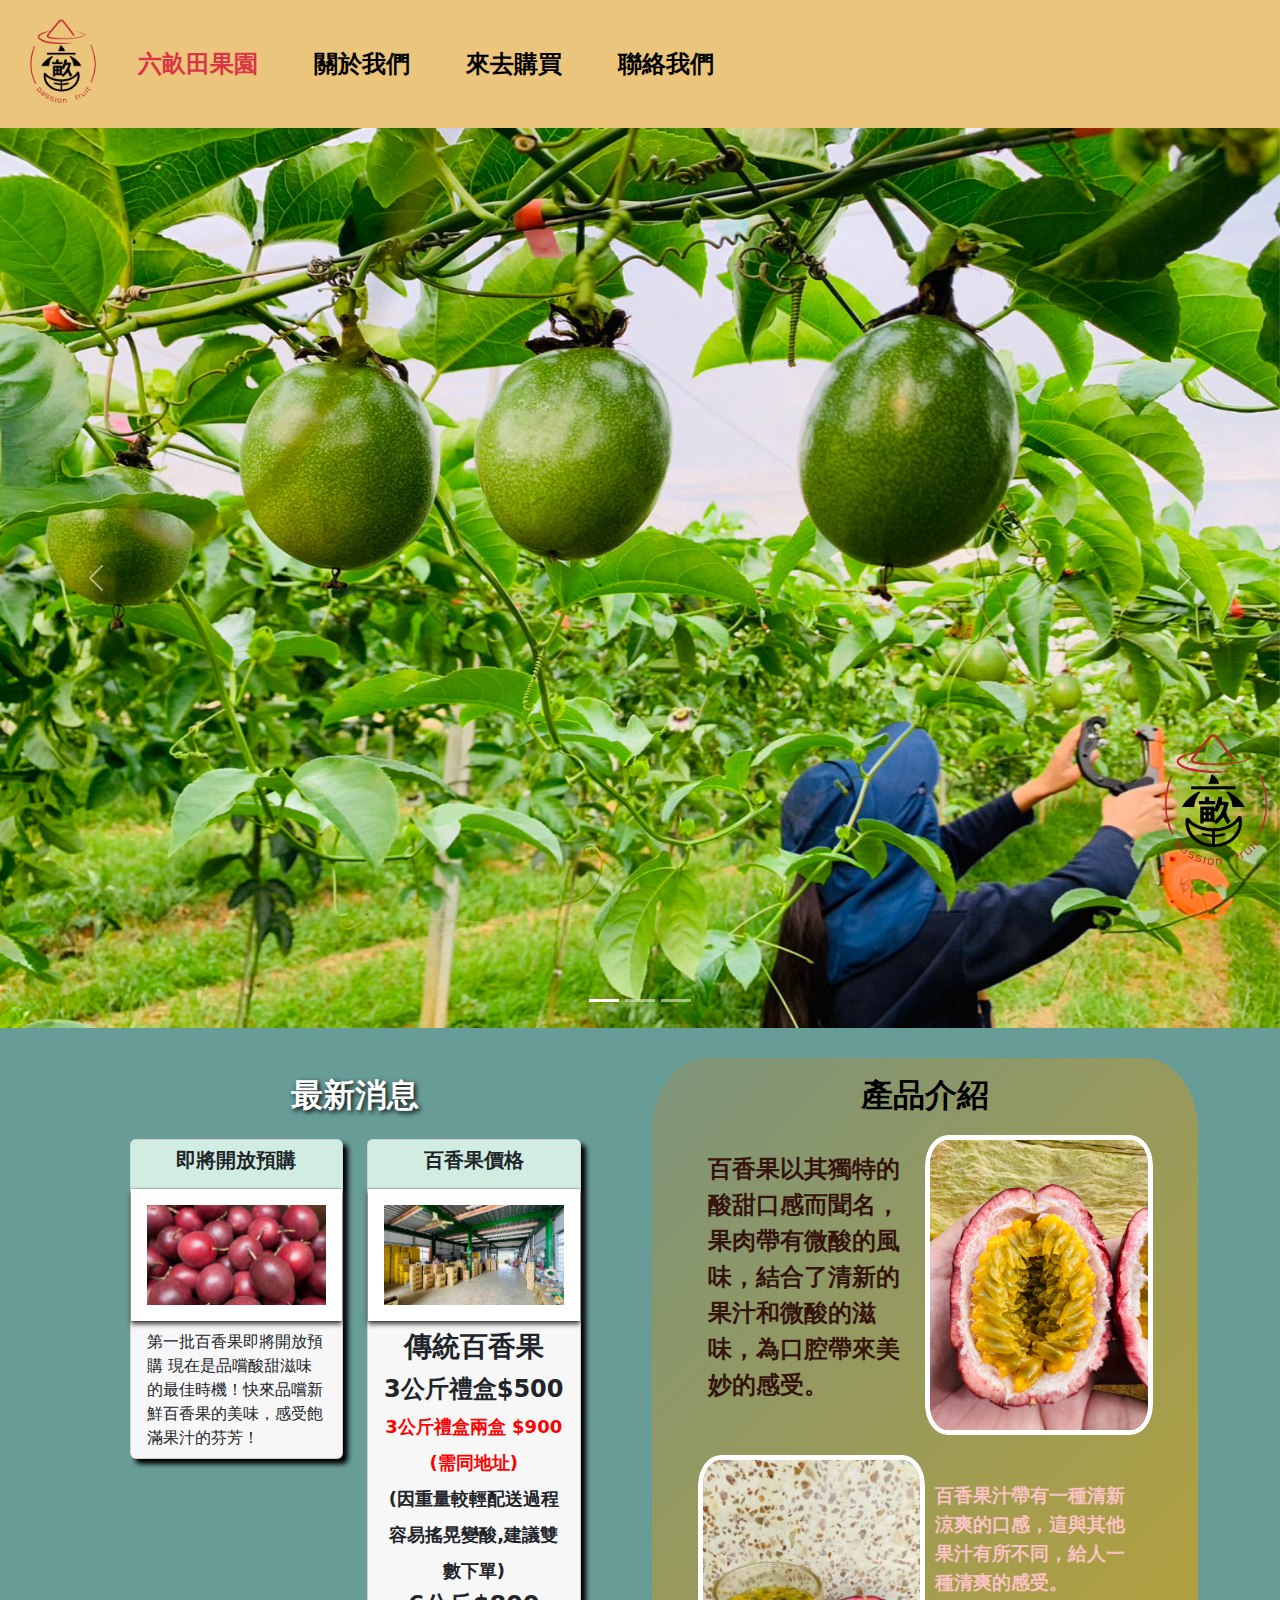
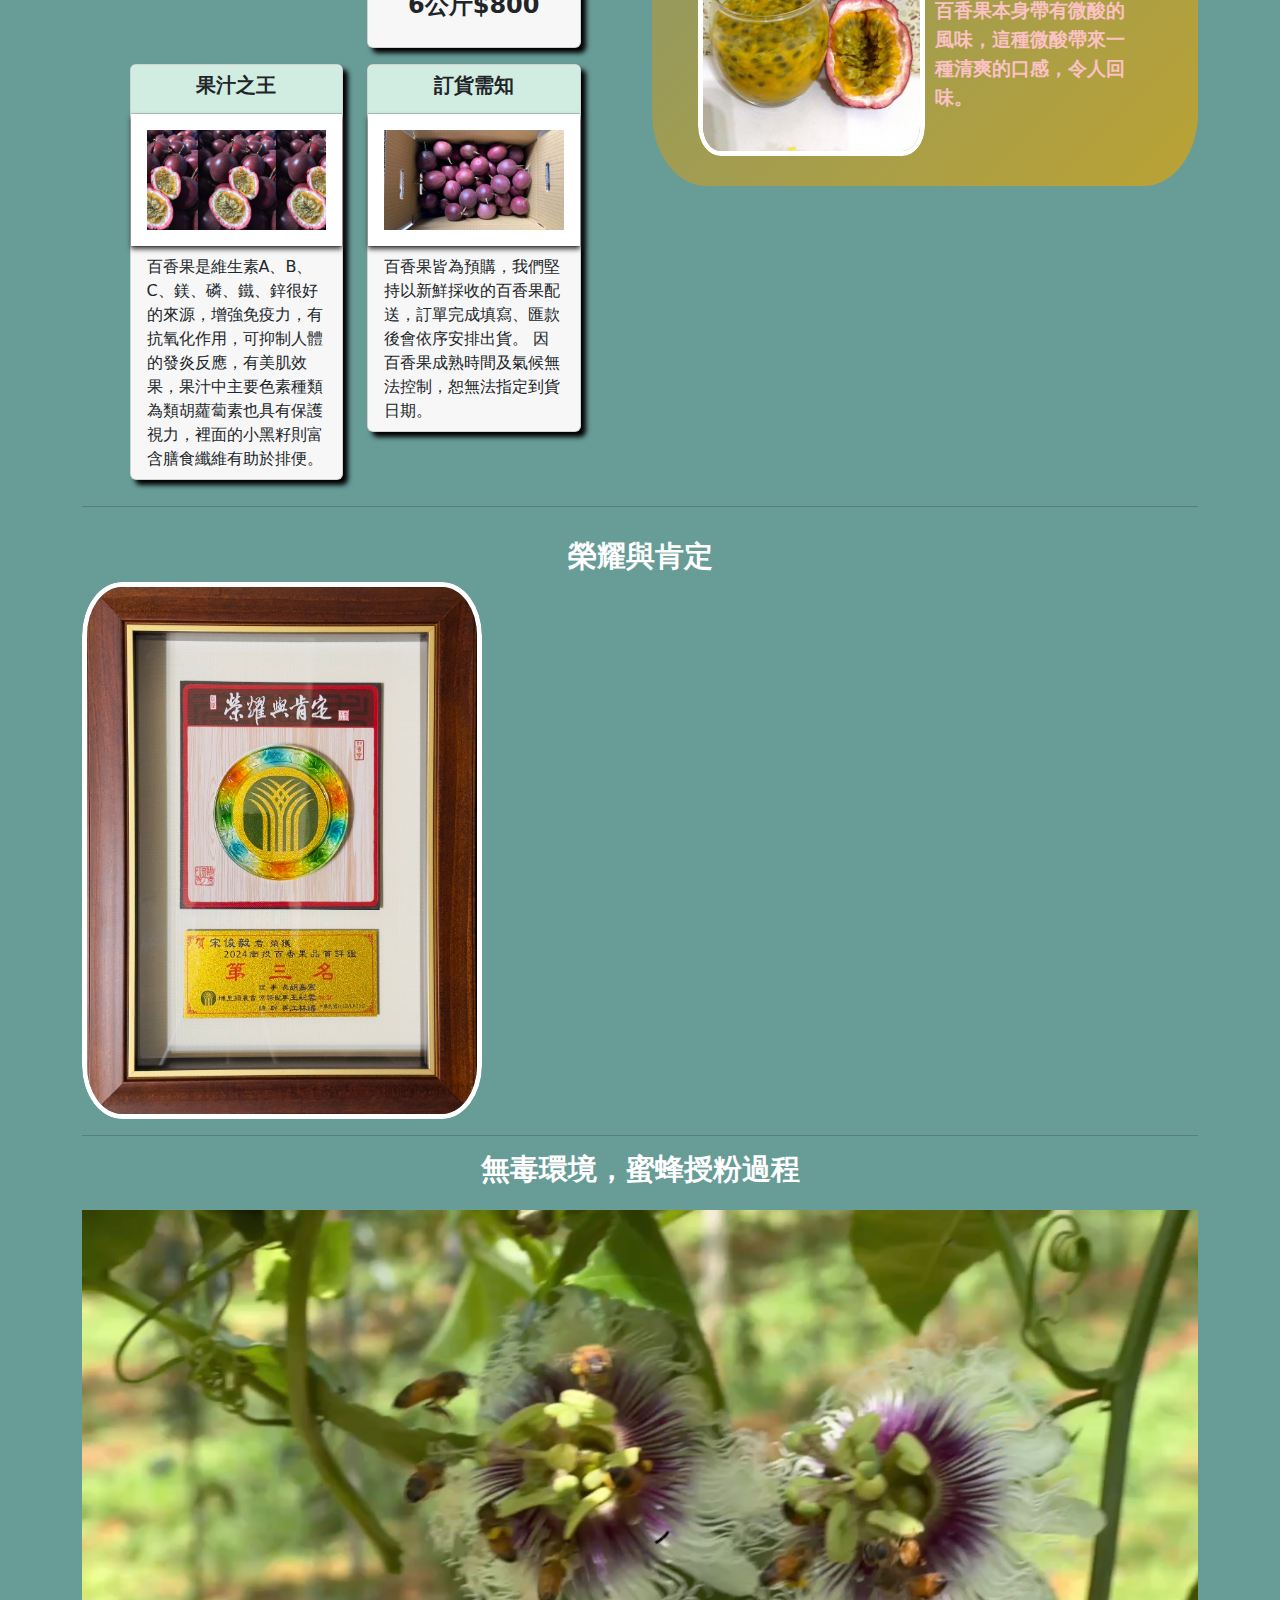
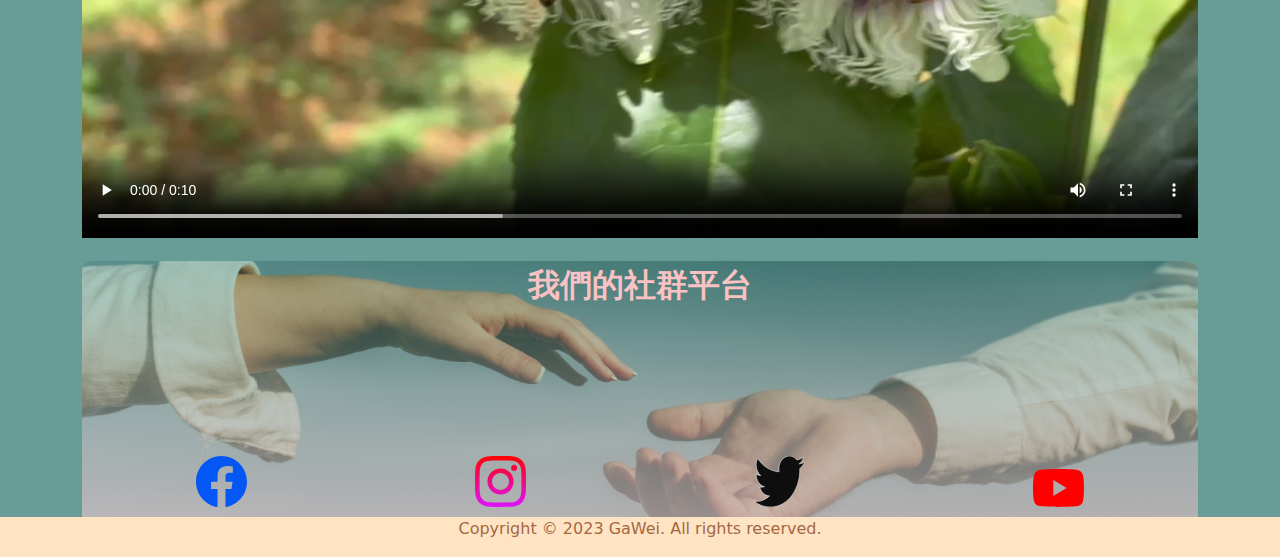
<file: index.html>
<!DOCTYPE html>
<html lang="zh-Hant-TW">

<head>
    <meta charset="UTF-8">
    <meta name="viewport" content="width=device-width, initial-scale=1.0">
    <title>六畝田果園</title>
    <link rel="stylesheet" href="./styles/myall.css">
    <link rel="stylesheet" href="./styles/style.css">
    <link rel="stylesheet" href="./styles/bootstrap.min.css">
    <link rel="shortcut icon" href="./images/logo/logo1.png">
    <style>
        header {
            position: sticky;
            top: 0;
            z-index: 10;
        }
        .navtitle {
            background-color: #ebc57c;
        }
        .pricetext{
            color: red;
        }
    </style>
</head>

<body>
    <!-- 回上層按鈕 -->
    <div id="backtop" class="toTop-arrow">
        <img class="topbtn" src="./images/logo/logo1.png">
    </div>
    <!-- 選單列 -->
    <header>
        <nav class="navbar navbar-expand-lg navtitle">
            <div class="container-fluid logo">
                <a class="navbar-brand" href="./index.html">
                    <img class="rtopimg" src="./images/logo/logo1.png" alt="六畝田果園">
                    <p class="logotext text-black">六畝田果園</p>
                </a>
                <button class="navbar-toggler" type="button" data-bs-toggle="collapse"
                    data-bs-target="#navbarNavAltMarkup" aria-controls="navbarNavAltMarkup" aria-expanded="false"
                    aria-label="Toggle navigation">
                    <span class="navbar-toggler-icon"></span>
                </button>
                <div class="collapse navbar-collapse" id="navbarNavAltMarkup">
                    <div class="navbar-nav">
                        <a class="nav-link text-danger" aria-current="page" href="./index.html">六畝田果園</a>
                        <a class="nav-link" href="./about.html" target="_self">關於我們</a>
                        <a class="nav-link"
                            href="https://docs.google.com/forms/d/1NWblI2OxHromZRNIroQAPuB4x8n7o0hr3y8lmBHATCI/viewform?edit_requested=true"
                            target="_blank">來去購買</a>
                        <a class="nav-link" href="./contactus.html" target="_self">聯絡我們</a>
                    </div>
                </div>
            </div>
        </nav>
    </header>
    <!-- 輪播相片 -->
    <div id="carouselExampleIndicators" class="carousel slide" data-bs-ride="carousel">
        <div class="carousel-indicators">
            <button type="button" data-bs-target="#carouselExampleIndicators" data-bs-slide-to="0" class="active"
                aria-current="true" aria-label="Slide 1"></button>
            <button type="button" data-bs-target="#carouselExampleIndicators" data-bs-slide-to="1"
                aria-label="Slide 2"></button>
            <button type="button" data-bs-target="#carouselExampleIndicators" data-bs-slide-to="2"
                aria-label="Slide 3"></button>
        </div>
        <div class="carousel-inner">
            <div class="carousel-item active">
                <img src="./images/top1.jpg" data-bs-interval="100" class="d-block w-100" alt="...">
            </div>
            <div class="carousel-item">
                <img src="./images/fruit2.jpg" data-bs-interval="100" class="d-block w-100" alt="...">
            </div>
            <div class="carousel-item">
                <img src="./images/top4.jpg" data-bs-interval="100" class="d-block w-100" alt="...">
            </div>
        </div>
        <button class="carousel-control-prev" type="button" data-bs-target="#carouselExampleIndicators"
            data-bs-slide="prev">
            <span class="carousel-control-prev-icon" aria-hidden="true"></span>
            <span class="visually-hidden">Previous</span>
        </button>
        <button class="carousel-control-next" type="button" data-bs-target="#carouselExampleIndicators"
            data-bs-slide="next">
            <span class="carousel-control-next-icon" aria-hidden="true"></span>
            <span class="visually-hidden">Next</span>
        </button>
    </div>
    <main class="main1">
        <div class="container">
            <div class="row">
                <!-- 左邊欄位 -->
                <div class="col-md-6 col-12">
                    <div class="section1">
                        <div class="content1 pt-2 mt-2">
                            <div class="contitle">
                                <h4>最新消息</h4>
                            </div>
                            <div class="row d-flex flex-wrap justify-content-center align-items-start">
                                <div class="col-12 col-md-5 mt-3">
                                    <div class="card">
                                        <div class="card-header card-topbg">
                                            <h5 class="text-center">即將開放預購</h5>
                                        </div>
                                        <div class="card-body">
                                            <div class="cardimg1"></div>
                                        </div>
                                        <div class="card-footer">
                                            第一批百香果即將開放預購
                                            現在是品嚐酸甜滋味的最佳時機！快來品嚐新鮮百香果的美味，感受飽滿果汁的芬芳！
                                        </div>
                                    </div>
                                </div>
                                <div class="col-12 col-md-5 mt-3">
                                    <div class="card">
                                        <div class="card-header card-topbg">
                                            <h5 class="text-center">百香果價格</h5>
                                        </div>
                                        <div class="card-body">
                                            <div class="cardimg2"></div>
                                        </div>
                                        <div class="card-footer">
                                            <h3>傳統百香果</h3>
                                            <p>
                                                3公斤禮盒$500<br>
                                                <span class="pricetext">3公斤禮盒兩盒 $900 <br>(需同地址)</span><br>
                                                <span>(因重量較輕配送過程容易搖晃變酸,建議雙數下單)</span> <br>
                                                6公斤$800
                                            </p>
                                            <!-- <h3>滿天星百香果</h3>
                                            <p>6公斤$900</p> -->
                                        </div>
                                    </div>
                                </div>
                                <div class="col-12 col-md-5 mt-3">
                                    <div class="card">
                                        <div class="card-header card-topbg">
                                            <h5 class="text-center">果汁之王</h5>
                                        </div>
                                        <div class="card-body">
                                            <div class="cardimg3"></div>
                                        </div>
                                        <div class="card-footer">
                                            百香果是維生素A、B、C、鎂、磷、鐵、鋅很好的來源，增強免疫力，有抗氧化作用，可抑制人體的發炎反應，有美肌效果，果汁中主要色素種類為類胡蘿蔔素也具有保護視力，裡面的小黑籽則富含膳食纖維有助於排便。
                                        </div>
                                    </div>
                                </div>
                                <div class="col-12 col-md-5 mt-3">
                                    <div class="card">
                                        <div class="card-header card-topbg">
                                            <h5 class="text-center">訂貨需知</h5>
                                        </div>
                                        <div class="card-body">
                                            <div class="cardimg4"></div>
                                        </div>
                                        <div class="card-footer">
                                            百香果皆為預購，我們堅持以新鮮採收的百香果配送，訂單完成填寫、匯款後會依序安排出貨。
                                            因百香果成熟時間及氣候無法控制，恕無法指定到貨日期。
                                        </div>
                                    </div>
                                </div>
                            </div>
                        </div>
                    </div>

                </div>
                <!-- 右邊欄位 -->
                <div class="col-md-6 col-12">
                    <div class="section1">
                        <div class="content2 pt-2 mt-2 ">
                            <div class="contitle">
                                <h4>產品介紹</h4>
                            </div>
                            <div class="col-10 ">
                                <div class="conright1">
                                    <div class="context1">
                                        <p>
                                            百香果以其獨特的酸甜口感而聞名，果肉帶有微酸的風味，結合了清新的果汁和微酸的滋味，為口腔帶來美妙的感受。
                                        </p>
                                    </div>
                                    <div class="pimg">
                                        <img src="./images/farmer3.jpg">
                                    </div>
                                </div>
                            </div>
                            <div class="col-10 ">
                                <div class="conright2">
                                    <div class="context2">
                                        <p>
                                            百香果汁帶有一種清新涼爽的口感，這與其他果汁有所不同，給人一種清爽的感受。
                                            <br>百香果本身帶有微酸的風味，這種微酸帶來一種清爽的口感，令人回味。
                                        </p>
                                    </div>
                                    <div class="pimg">
                                        <img src="./images/fruit10.jpg">
                                    </div>
                                </div>
                            </div>
                        </div>
                    </div>
                </div>
            </div>
            <hr class="minhr">
            <div class="row bottompar">
                <div class="col-12">
                    <div class="section2 mt-3">
                        <div class="col-12 my-3">
                        <h3 class="videotitle">榮耀與肯定</h3>
                            <div class="medalimg">
                                <img src="./images/medal.jpg" alt="">
                            </div>
                        </div>
                        <hr class="minhr">
                        <h3 class="videotitle">無毒環境，蜜蜂授粉過程</h3>
                        <video class="par2leftimg col-12 mt-3" autoplay="true" controls="true" src="./video/TTT.mp4" >
                        影片消失了!
                        </video>
                        <div class="par2leftbottom col-12 mt-3 ">
                            <div class="title">我們的社群平台</div>
                            <div class="icon">
                                <div><img src="./icon/facebook.svg" alt=""></div>
                                <div><img src="./icon/instagram.svg" alt=""></div>
                                <div><img src="./icon/twitter.svg" alt=""></div>
                                <div><img src="./icon/youtube.svg" alt=""></div>
                            </div>
                        </div>
                    </div>
                </div>
            </div>
        </div>
    </main>
    <!-- 頁尾 -->
    <footer class="footer">
        <div>
            <p>Copyright © 2023 GaWei. All rights reserved.</p>
        </div>
    </footer>

    <script src="./js/Jquery.js"></script>
    <script src="./js/bootstrap.bundle.min.js"></script>
    <script src="./js/list.js"></script>



    <script>
        // 回最上層按鈕
        $(function () {
            $("#backtop").click(function () {
                console.log("ok");
                $("html,body").animate({ scrollTop: 0 }, 333);
            });
            $(window).scroll(function () {
                if ($(this).scrollTop() > 300) {
                    $("#backtop").fadeIn(222);
                } else {
                    $("#backtop").stop().fadeOut(222);
                }
            });
        });


        let header = document.querySelector("header");
        window.addEventListener("scroll", () => {
            if (window.pageYOffset != 0) {
                header.style = "box-shadow:3px 3px 5px 1px #000"
            } else {
                header.style = "box-shadow:none"
            }
        });
    </script>
</body>

</html>
</file>
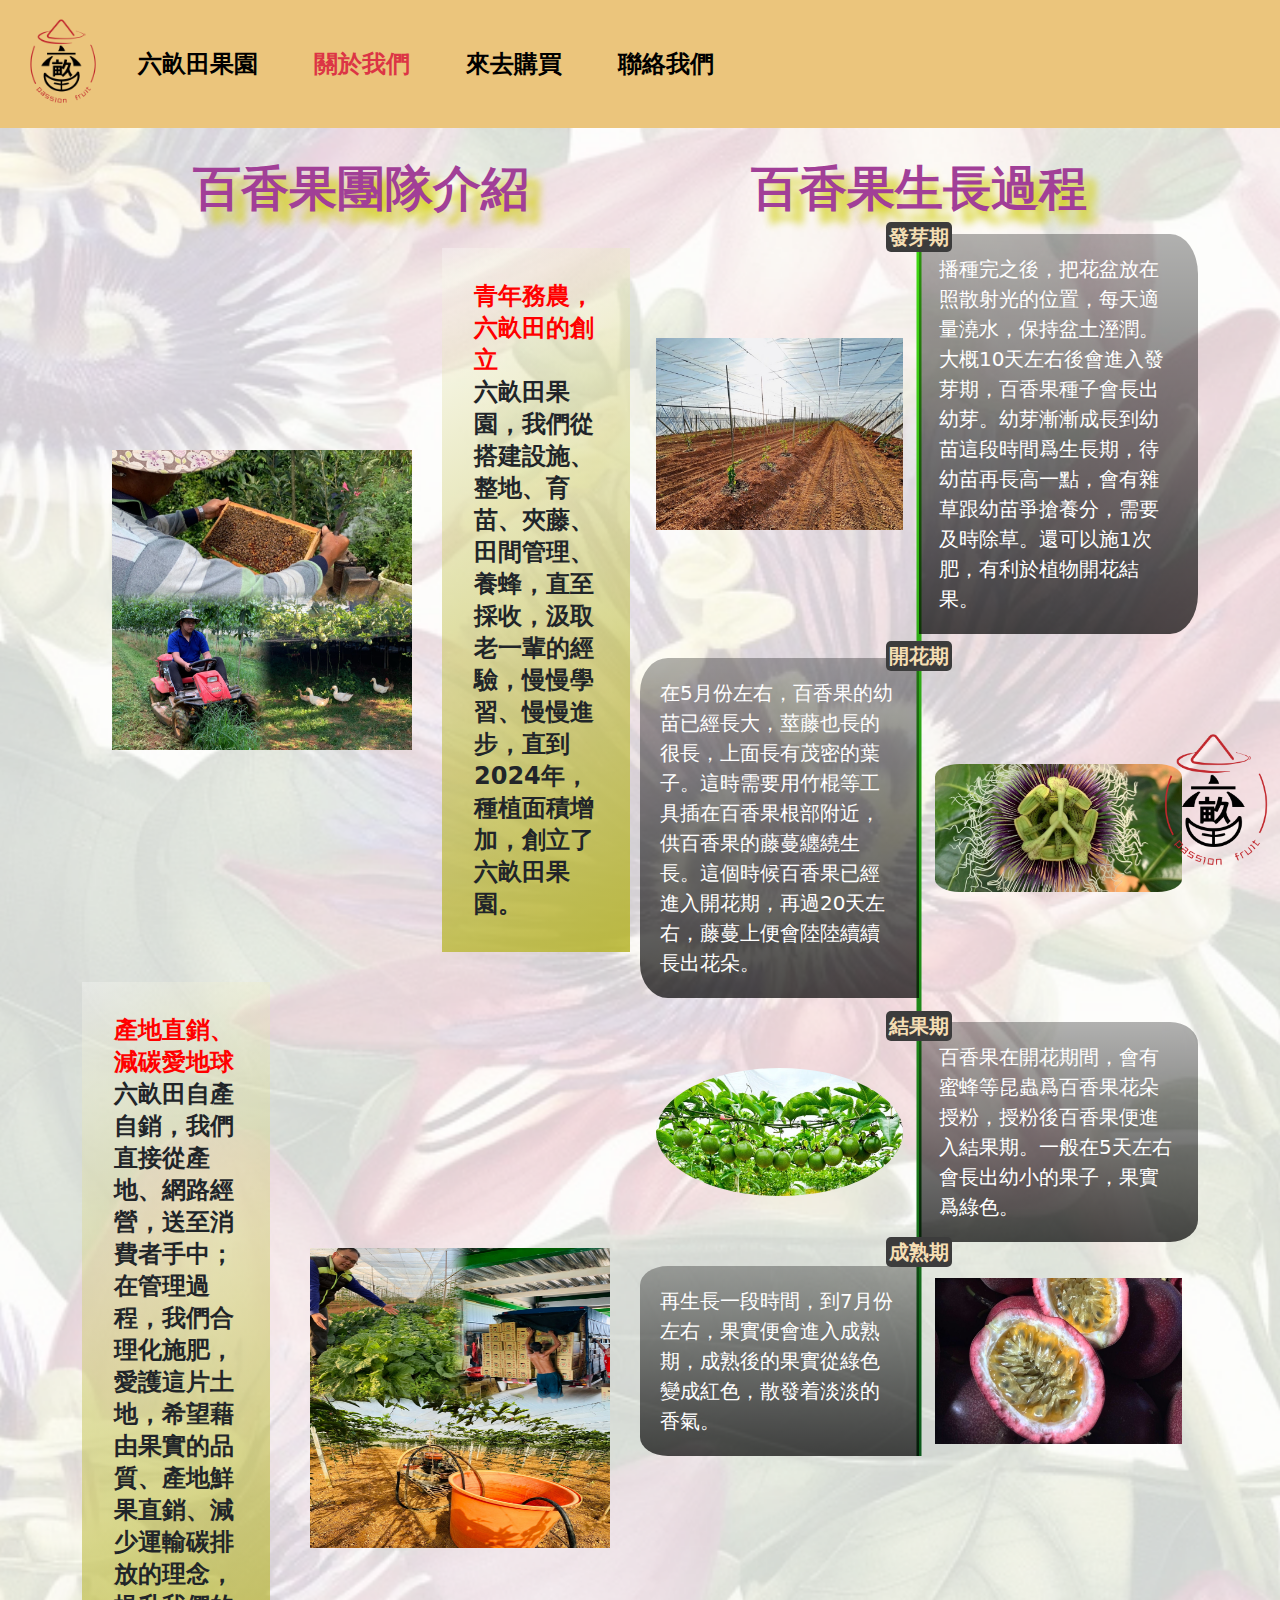
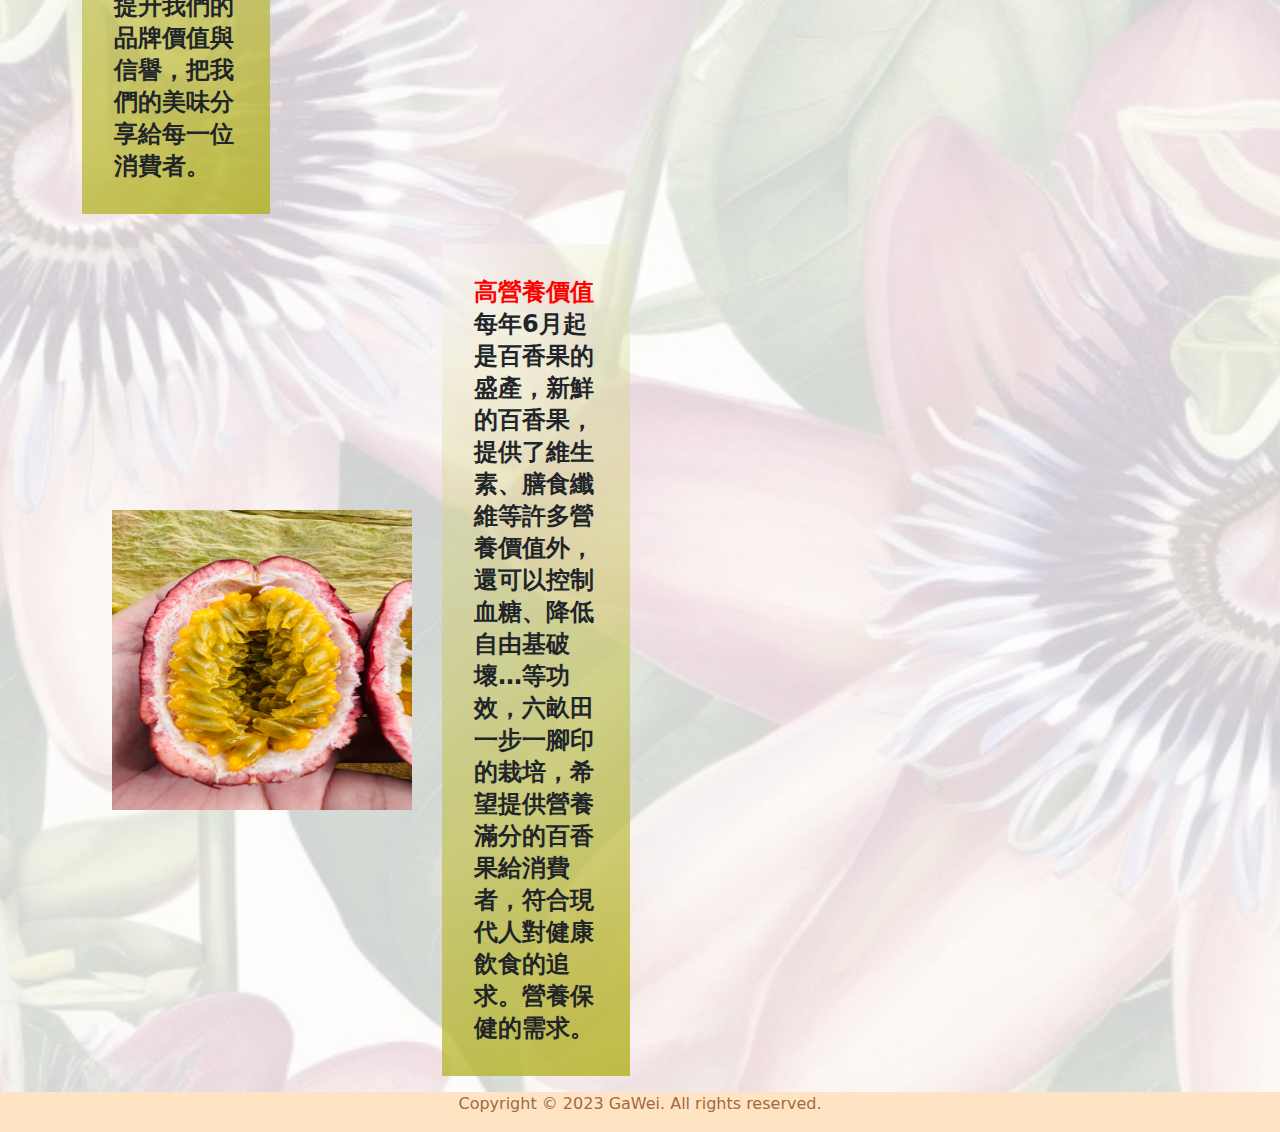
<file: about.html>
<!DOCTYPE html>
<html lang="zh-Hant-TW">

<head>
    <meta charset="UTF-8">
    <meta name="viewport" content="width=device-width, initial-scale=1.0">
    <title>六畝田果園｜關於我們</title>
    <link rel="stylesheet" href="./styles/myall.css">
    <link rel="stylesheet" href="./styles/style.css">
    <link rel="stylesheet" href="./styles/bootstrap.min.css">
    <link rel="shortcut icon" href="./images/titleimg3.png">
    <style>
        header {
            position: sticky;
            top: 0;
            z-index: 10;
        }

        .navtitle {
            background-color: #ebc57c;
        }

        .tiltetext {}
    </style>
</head>

<body>
    <!-- 回上層按鈕 -->
    <div id="backtop" class="toTop-arrow">
        <img class="topbtn" src="./images/logo/logo1.png">
    </div>
    <!-- 選單列 -->
    <header>
        <nav class="navbar navbar-expand-lg navtitle">
            <div class="container-fluid logo">
                <a class="navbar-brand" href="./index.html">
                    <img class="rtopimg" src="./images/logo/logo1.png" alt="六畝田果園">
                    <p class="logotext text-black">六畝田果園</p>
                </a>
                <button class="navbar-toggler" type="button" data-bs-toggle="collapse"
                    data-bs-target="#navbarNavAltMarkup" aria-controls="navbarNavAltMarkup" aria-expanded="false"
                    aria-label="Toggle navigation">
                    <span class="navbar-toggler-icon"></span>
                </button>
                <div class="collapse navbar-collapse" id="navbarNavAltMarkup">
                    <div class="navbar-nav">
                        <a class="nav-link" aria-current="page" href="./index.html">六畝田果園</a>
                        <a class="nav-link text-danger" href="./about.html" target="_self">關於我們</a>
                        <a class="nav-link"
                            href="https://docs.google.com/forms/d/1NWblI2OxHromZRNIroQAPuB4x8n7o0hr3y8lmBHATCI/viewform?edit_requested=true"
                            target="_blank">來去購買</a>
                        <a class="nav-link" href="./contactus.html" target="_self">聯絡我們</a>
                    </div>
                </div>
            </div>
        </nav>
    </header>
    <main class="main2">
        <div class="container">
            <div class="row">
                <div class="my-3 section1">
                    <!-- 左邊區塊 -->
                    <div class="col-lg-6 box leftbox1">
                        <div class="title mt-3">
                            <h2>百香果團隊介紹</h2>
                        </div>
                        <div class="part1">
                            <div class="col-12 left">
                                <div class="leftbox">
                                    <div class="imgout">
                                        <img class="left-img" src="./images/farmer1.jpg">
                                    </div>
                                    <div class="leftconent">
                                        <div class="tiltetext">青年務農，六畝田的創立</div>
                                        六畝田果園，我們從搭建設施、整地、育苗、夾藤、田間管理、養蜂，直至採收，汲取老一輩的經驗，慢慢學習、慢慢進步，直到2024年，種植面積增加，創立了六畝田果園。
                                    </div>
                                </div>
                            </div>
                            <div class="col-12 left">
                                <div class="leftbox d-flex flex-row-reverse">
                                    <div class="imgout"><img class="left-img" src="./images/farmer2.jpg">
                                    </div>
                                    <div class="leftconent">
                                        <div class="tiltetext">產地直銷、減碳愛地球</div>
                                        六畝田自產自銷，我們直接從產地、網路經營，送至消費者手中；在管理過程，我們合理化施肥，愛護這片土地，希望藉由果實的品質、產地鮮果直銷、減少運輸碳排放的理念，提升我們的品牌價值與信譽，把我們的美味分享給每一位消費者。
                                    </div>
                                </div>
                            </div>
                            <div class="col-12 left">
                                <div class="leftbox">
                                    <div class="imgout"><img class="left-img" src="./images/farmer3.jpg">
                                    </div>
                                    <div class="leftconent">
                                        <div class="tiltetext">高營養價值</div>
                                        每年6月起是百香果的盛產，新鮮的百香果，提供了維生素、膳食纖維等許多營養價值外，還可以控制血糖、降低自由基破壞…等功效，六畝田一步一腳印的栽培，希望提供營養滿分的百香果給消費者，符合現代人對健康飲食的追求。營養保健的需求。
                                    </div>
                                </div>
                            </div>
                        </div>
                    </div>
                    <!-- 右邊區塊 -->
                    <div class="col-lg-6 box rightbox">
                        <div class="title2 my-3">
                            <h2>百香果生長過程</h2>
                        </div>
                        <div class="row">
                            <div class="part2">
                                <div class="timeline">
                                    <!-- 右一 -->
                                    <div class="col-12">
                                        <div class="timetext1  d-flex flex-row mb-4 sbox">
                                            <div class="col-md-6">
                                                <div class="img1 mx-3 simg"></div>
                                            </div>
                                            <div class="col-md-6">
                                                <div class="text1">
                                                    播種完之後，把花盆放在照散射光的位置，每天適量澆水，保持盆土溼潤。大概10天左右後會進入發芽期，百香果種子會長出幼芽。幼芽漸漸成長到幼苗這段時間爲生長期，待幼苗再長高一點，會有雜草跟幼苗爭搶養分，需要及時除草。還可以施1次肥，有利於植物開花結果。
                                                </div>
                                            </div>
                                        </div>
                                    </div>
                                    <!-- 右二 -->
                                    <div class="col-12">
                                        <div class="timetext2  d-flex flex-row-reverse mb-4 sbox">
                                            <div class="col-md-6">
                                                <div class="img2 mx-3 simg"></div>
                                            </div>
                                            <div class="col-md-6">
                                                <div class="text2">
                                                    在5月份左右，百香果的幼苗已經長大，莖藤也長的很長，上面長有茂密的葉子。這時需要用竹棍等工具插在百香果根部附近，供百香果的藤蔓纏繞生長。這個時候百香果已經進入開花期，再過20天左右，藤蔓上便會陸陸續續長出花朵。
                                                </div>
                                            </div>
                                        </div>
                                    </div>
                                    <!-- 右三 -->
                                    <div class="col-12">
                                        <div class="timetext3  d-flex flex-row mb-4 sbox">
                                            <div class="col-md-6">
                                                <div class="img3 mx-3 simg"></div>
                                            </div>
                                            <div class="col-md-6">
                                                <div class="text3">
                                                    百香果在開花期間，會有蜜蜂等昆蟲爲百香果花朵授粉，授粉後百香果便進入結果期。一般在5天左右會長出幼小的果子，果實爲綠色。
                                                </div>
                                            </div>
                                        </div>
                                    </div>
                                    <!-- 右四 -->
                                    <div class="col-12">
                                        <div class="timetext4  d-flex flex-row-reverse mb-4 sbox">
                                            <div class="col-md-6">
                                                <div class="img4 mx-3 simg"></div>
                                            </div>
                                            <div class="col-md-6">
                                                <div class="text4">
                                                    再生長一段時間，到7月份左右，果實便會進入成熟期，成熟後的果實從綠色變成紅色，散發着淡淡的香氣。
                                                </div>
                                            </div>
                                        </div>
                                    </div>
                                </div>
                            </div>
                        </div>
                    </div>
                </div>
            </div>
        </div>
        </div>
    </main>
    <!-- 頁尾 -->
    <footer class="footer">
        <div>
            <p>Copyright © 2023 GaWei. All rights reserved.</p>
        </div>
    </footer>

    <script src="./js/bootstrap.bundle.min.js"></script>
    <script src="./js/Jquery.js"></script>
    <script src="./js/list.js"></script>
    <script>
        // 回最上層按鈕
        $(function () {
            $("#backtop").click(function () {
                console.log("ok");
                $("html,body").animate({ scrollTop: 0 }, 333);
            });
            $(window).scroll(function () {
                if ($(this).scrollTop() > 300) {
                    $("#backtop").fadeIn(222);
                } else {
                    $("#backtop").stop().fadeOut(222);
                }
            });
        });

        let header = document.querySelector("header");
        window.addEventListener("scroll", () => {
            if (window.pageYOffset != 0) {
                header.style = "box-shadow:3px 3px 5px 1px #000"
            } else {
                header.style = "box-shadow:none"
            }
        });
    </script>
</body>

</html>
</file>
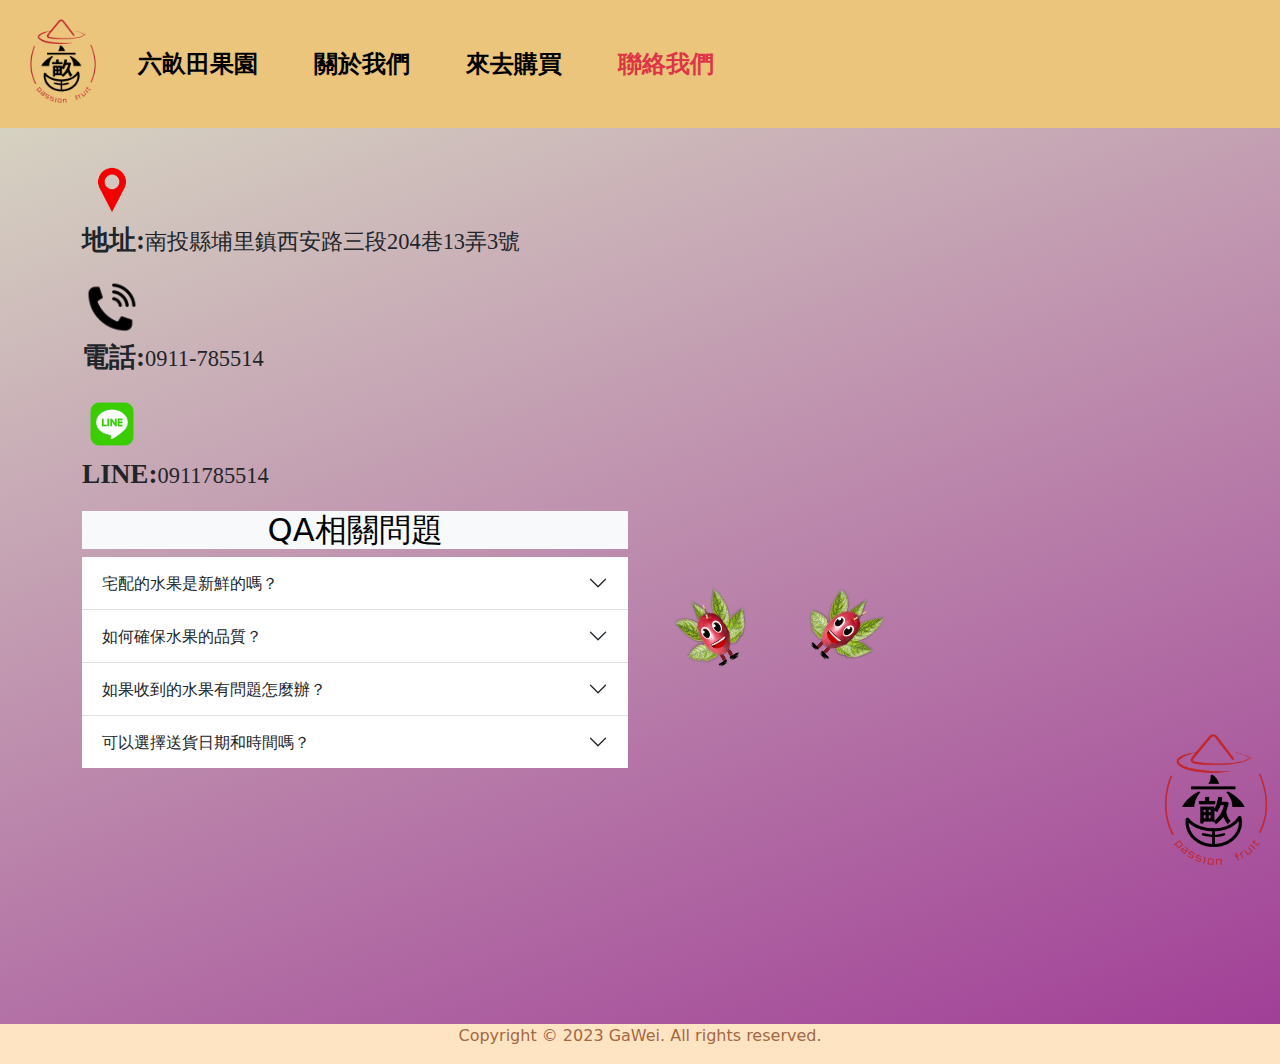
<file: contactus.html>
<!DOCTYPE html>
<html lang="zh-Hant-TW">

<head>
    <meta charset="UTF-8">
    <meta name="viewport" content="width=device-width, initial-scale=1.0">
    <title>六畝田果園｜連絡我們</title>
    <link rel="stylesheet" href="./styles/myall.css">
    <link rel="stylesheet" href="./styles/style.css">
    <link rel="stylesheet" href="./styles/bootstrap.min.css">
    <link rel="shortcut icon" href="./images/titleimg3.png">
    <style>
        header {
            position: sticky;
            top: 0;
            z-index: 10;
        }

        .navtitle {
            background-color: #ebc57c;
        }
    </style>
</head>

<body>
    <!-- 回上層按鈕 -->
    <div id="backtop" class="toTop-arrow">
        <img class="topbtn" src="./images/logo/logo1.png">
    </div>
    <!-- 選單列 -->
    <header>
        <nav class="navbar navbar-expand-lg navtitle">
            <div class="container-fluid logo">
                <a class="navbar-brand" href="./index.html">
                    <img class="rtopimg" src="./images/logo/logo1.png" alt="六畝田果園">
                    <p class="logotext text-black">六畝田果園</p>
                </a>
                <button class="navbar-toggler" type="button" data-bs-toggle="collapse"
                    data-bs-target="#navbarNavAltMarkup" aria-controls="navbarNavAltMarkup" aria-expanded="false"
                    aria-label="Toggle navigation">
                    <span class="navbar-toggler-icon"></span>
                </button>
                <div class="collapse navbar-collapse" id="navbarNavAltMarkup">
                    <div class="navbar-nav">
                        <a class="nav-link" aria-current="page" href="./index.html">六畝田果園</a>
                        <a class="nav-link" href="./about.html" target="_self">關於我們</a>
                        <a class="nav-link"
                            href="https://docs.google.com/forms/d/1NWblI2OxHromZRNIroQAPuB4x8n7o0hr3y8lmBHATCI/viewform?edit_requested=true"
                            target="_blank">來去購買</a>
                        <a class="nav-link text-danger" href="./contactus.html" target="_self">聯絡我們</a>
                    </div>
                </div>
            </div>
        </nav>
    </header>
    <main class="main4">
        <div class="container">
            <div class="sectionI row">
                <div class="col-md-6 d-flex flex-column justify-content-around mt-3 top-l">
                    <div class="col-12">
                        <div class="mt-3">
                            <img src="./icon/add.png" alt=""> <br> <span class="span1">地址:</span><span
                                class="span2">南投縣埔里鎮西安路三段204巷13弄3號</span>
                        </div>
                    </div>
                    <div class="col-12">
                        <div class="mt-3">
                            <img src="./icon/tel.png" alt=""> <br> <span class="span1">電話:</span><span
                                class="span2">0911-785514</span>
                        </div>
                    </div>
                    <div class="col-12">
                        <div class="mt-3">
                            <img src="./icon/line.png" alt=""> <br> <span class="span1"> LINE:</span><span
                                class="span2">0911785514</span>
                        </div>
                    </div>
                </div>
                <!-- <div class="col-md-6 top-r mt-3">
                    <div class="card h-100">
                        <div class="card-header text-center fw-bolder">
                            農場所在地
                        </div>
                        <div class="card-body">
                            <iframe class="mt-3"
                                src="https://www.google.com/maps/embed?pb=!1m18!1m12!1m3!1d7070.94190818871!2d120.93627175844911!3d24.032532885531445!2m3!1f0!2f0!3f0!3m2!1i1024!2i768!4f13.1!3m3!1m2!1s0x3468df2f38e6380b%3A0xf2acf7b592d79b9d!2z5Z-U6YeM5aSn5Z2q6aCC552h5ZCK5bqK55qE55m-6aaZ5p6c!5e1!3m2!1szh-TW!2stw!4v1700632914556!5m2!1szh-TW!2stw"
                                width="100%" height="100%" style="border:0;" allowfullscreen="" loading="lazy"
                                referrerpolicy="no-referrer-when-downgrade"></iframe>
                        </div>
                    </div>
                </div> -->
            </div>
            <div class="sectionII row">
                <div class="col-md-6 text-center mt-3">
                    <h2 class="text-bg-light">QA相關問題</h2>
                    <div class="accordion accordion-flush " id="accordionFlushExample">
                        <div class="accordion-item">
                            <h2 class="accordion-header" id="flush-headingOne">
                                <button class="accordion-button collapsed" type="button" data-bs-toggle="collapse"
                                    data-bs-target="#flush-collapseOne" aria-expanded="false"
                                    aria-controls="flush-collapseOne">
                                    宅配的水果是新鮮的嗎？
                                </button>
                            </h2>
                            <div id="flush-collapseOne" class="accordion-collapse collapse"
                                aria-labelledby="flush-headingOne" data-bs-parent="#accordionFlushExample">
                                <div class="accordion-body">
                                    我們承諾提供新鮮的水果，並採取措施確保在運輸和送達過程中保持其新鮮度。水果通常在採摘後立即包裝，並透過快遞或專門的送貨服務以保持其新鮮狀態。
                                </div>
                            </div>
                        </div>
                        <div class="accordion-item">
                            <h2 class="accordion-header" id="flush-headingTwo">
                                <button class="accordion-button collapsed" type="button" data-bs-toggle="collapse"
                                    data-bs-target="#flush-collapseTwo" aria-expanded="false"
                                    aria-controls="flush-collapseTwo">
                                    如何確保水果的品質？
                                </button>
                            </h2>
                            <div id="flush-collapseTwo" class="accordion-collapse collapse"
                                aria-labelledby="flush-headingTwo" data-bs-parent="#accordionFlushExample">
                                <div class="accordion-body">
                                    我們採用嚴格的品質控制標準來挑選和包裝水果，在包裝過程中保持其新鮮度。此外，我們與可靠的供應商合作，確保提供優質的水果產品。</div>
                            </div>
                        </div>
                        <div class="accordion-item">
                            <h2 class="accordion-header" id="flush-headingThree">
                                <button class="accordion-button collapsed" type="button" data-bs-toggle="collapse"
                                    data-bs-target="#flush-collapseThree" aria-expanded="false"
                                    aria-controls="flush-collapseThree">
                                    如果收到的水果有問題怎麼辦？
                                </button>
                            </h2>
                            <div id="flush-collapseThree" class="accordion-collapse collapse"
                                aria-labelledby="flush-headingThree" data-bs-parent="#accordionFlushExample">
                                <div class="accordion-body">如果您收到的水果有任何品質問題，請在收到貨物後儘快聯繫客服。大多數服務提供商會提供退款、替換或其他解決方案。</div>
                            </div>
                        </div>
                        <div class="accordion-item">
                            <h2 class="accordion-header" id="flush-heading4">
                                <button class="accordion-button collapsed" type="button" data-bs-toggle="collapse"
                                    data-bs-target="#flush-collapse4" aria-expanded="false"
                                    aria-controls="flush-collapse4">
                                    可以選擇送貨日期和時間嗎？
                                </button>
                            </h2>
                            <div id="flush-collapse4" class="accordion-collapse collapse"
                                aria-labelledby="flush-heading4" data-bs-parent="#accordionFlushExample">
                                <div class="accordion-body">是的，通常您可以選擇您希望的送貨日期和時間。我們會盡量安排在您方便的時間送達。</div>
                            </div>
                        </div>
                    </div>
                </div>
                <div class="col-md-6 mid-r imgr">
                    <!-- <img class="imababy1" src="./images/baby1.png" alt="babygo"> -->
                    <img class="imababy2" src="./images/baby2.png" alt="babygo">
                    <!-- <img class="imababy3" src="./images/baby1.png" alt="babygo"> -->
                    <img class="imababy4" src="./images/baby2.png" alt="babygo">
                </div>
            </div>

            <!-- <div class="sectionIII row">
                <div class="col-12 cards">
                    <div class="col-12 col-md-4 my-3 me-5 cartcontent">
                        <div class="card h-100">
                            <div class="card-head">
                                <h4>百香果</h4>
                            </div>
                            <div class="card-body">
                                <img class="card-img-top" src="./images/修過/p1.png" alt="圖片消失!">
                                <p>健康與美味兼得，百香果不僅滿足您的味蕾，還有助於保持健康。無論是享用新鮮的百香果或者在飲食中添加它，都能為您的生活增添一份熱帶水果的樂趣和營養益處。嘗試百香果，讓您的口味體驗變得更加多彩豐富！
                                </p>
                            </div>
                            <div class="card-footer">
                                <a href="./orderlist.html" class="btn btn-info w-100" target="_blank">選購</a>
                            </div>
                        </div>
                    </div>
                    <div class="col-12 col-md-4 my-3 me-5 cartcontent">
                        <div class="card h-100">
                            <div class="card-head">
                                <h4>百香果酥</h4>
                            </div>
                            <div class="card-body">
                                <img class="card-img-top" src="./images/修過/cake.png" alt="圖片消失!">
                                <p>百香果酥的口感豐富，外殼酥脆，內部百香果餡料則有著濃郁的酸甜味道。這種糕點不僅在烘焙時散發出誘人的香氣，還因其獨特的百香果風味而倍受喜愛。百香果酥適合作為下午茶點心或甜點享用，不管是自己品嘗還是款待客人，都是一種美味的選擇。
                                </p>
                            </div>
                            <div class="card-footer">
                                <a href="./orderlist.html" class="btn btn-info w-100" target="_blank">選購</a>
                            </div>
                        </div>
                    </div>
                    <div class="col-12 col-md-4 my-3 me-5 cartcontent">
                        <div class="card h-100">
                            <div class="card-head">
                                <h4>百香果汁</h4>
                            </div>
                            <div class="card-body">
                                <img class="card-img-top" src="./images/修過/fruit7.png" alt="圖片消失!">
                                <p>百香果汁不僅具有清新的口感和獨特的酸甜味道，同時也富含維生素C、纖維和抗氧化劑，有助於增強免疫系統、促進消化及維持健康。百香果汁是一種美味又健康的飲品，無論是在炎炎夏日或作為一天的開始，都是一個令人愉悅的選擇。
                                </p>
                            </div>
                            <div class="card-footer">
                                <a href="./orderlist.html" class="btn btn-info w-100" target="_blank">選購</a>
                            </div>
                        </div>
                    </div>
                    <div class="col-12 col-md-4 my-3 me-5 cartcontent">
                        <div class="card h-100">
                            <div class="card-head">
                                <h4>百香果凍</h4>
                            </div>
                            <div class="card-body">
                                <img class="card-img-top" src="./images/修過/fruit6.jpg" alt="圖片消失!">
                                <p>百香果凍具有清涼、酸甜的特色，口感柔軟且帶有果味。其獨特的風味和凝固後的口感，使其成為受歡迎的甜點選擇。百香果凍不僅適合作為甜點享用，還可搭配其他食品或作為派對點心。其清涼爽口的特性使其成為夏日時節的理想選擇。
                                </p>
                            </div>
                            <div class="card-footer">
                                <a href="./orderlist.html" class="btn btn-info w-100" target="_blank">選購</a>
                            </div>
                        </div>
                    </div>
                    <div class="col-12 col-md-4 my-3 me-5 cartcontent">
                        <div class="card h-100">
                            <div class="card-head">
                                <h4>百香果蛋糕</h4>
                            </div>
                            <div class="card-body">
                                <img class="card-img-top" src="./images/修過/cake2.png" alt="圖片消失!">
                                <p>百香果蛋糕因其特殊的百香果風味而獨具魅力，酸甜的果味融合於柔軟綿密的蛋糕體中，給人清爽宜人的口感體驗。它是一種適合於各種場合的美味甜點，不論是家庭聚會、生日派對還是下午茶，都是不錯的選擇。
                                </p>
                            </div>
                            <div class="card-footer">
                                <a href="./orderlist.html" class="btn btn-info w-100" target="_blank">選購</a>
                            </div>
                        </div>
                    </div>
                    <div class="col-12 col-md-4 my-3 me-5 cartcontent">
                        <div class="card h-100">
                            <div class="card-head">
                                <h4>百香果醋</h4>
                            </div>
                            <div class="card-body">
                                <img class="card-img-top" src="./images/修過/p2.png" alt="圖片消失!">
                                <p>百香果醋除了烹飪用途外，也可用於健康飲食，但在食用前最好咨詢專業意見，特別是對於存在特定健康問題的人群。它帶有獨特的果味和微酸的口感，為菜肴增添了一份特殊風味。</p>
                            </div>
                            <div class="card-footer">
                                <a href="./orderlist.html" class="btn btn-info w-100" target="_blank">選購</a>
                            </div>
                        </div>
                    </div>
                    <div class="col-12 col-md-4 my-3 me-5 cartcontent">
                        <div class="card h-100">
                            <div class="card-head">
                                <h4>百香果果醬</h4>
                            </div>
                            <div class="card-body">
                                <img class="card-img-top" src="./images/修過/p3.png" alt="圖片消失!">
                                <p>百香果果醬具有濃郁的百香果風味，口感酸甜適中。它不僅可以用於各種甜點和點心的裝飾，還可作為一種美味的醬料搭配不同的菜餚。製作的果醬可以保存一段時間，方便隨時享用。</p>
                            </div>
                            <div class="card-footer">
                                <a href="./orderlist.html" class="btn btn-info w-100" target="_blank">選購</a>
                            </div>
                        </div>
                    </div>


                </div>
            </div> -->
        </div>


    </main>
    <!-- 頁尾 -->
    <footer class="footer">
        <div>
            <p>Copyright © 2023 GaWei. All rights reserved.</p>
        </div>
    </footer>

    <script src="./js/bootstrap.bundle.min.js"></script>
    <script src="./js/Jquery.js"></script>
    <script src="./js/list.js"></script>
    <script>
        // 回最上層按鈕
        $(function () {
            $("#backtop").click(function () {
                // console.log("ok");
                $("html,body").animate({ scrollTop: 0 }, 333);
            });
            $(window).scroll(function () {
                if ($(this).scrollTop() > 300) {
                    $("#backtop").fadeIn(222);
                } else {
                    $("#backtop").stop().fadeOut(222);
                }
            });
        });

        let header = document.querySelector("header");
        window.addEventListener("scroll", () => {
            if (window.pageYOffset != 0) {
                header.style = "box-shadow:3px 3px 5px 1px #000"
            } else {
                header.style = "box-shadow:none"
            }
        });
    </script>
</body>

</html>
</file>
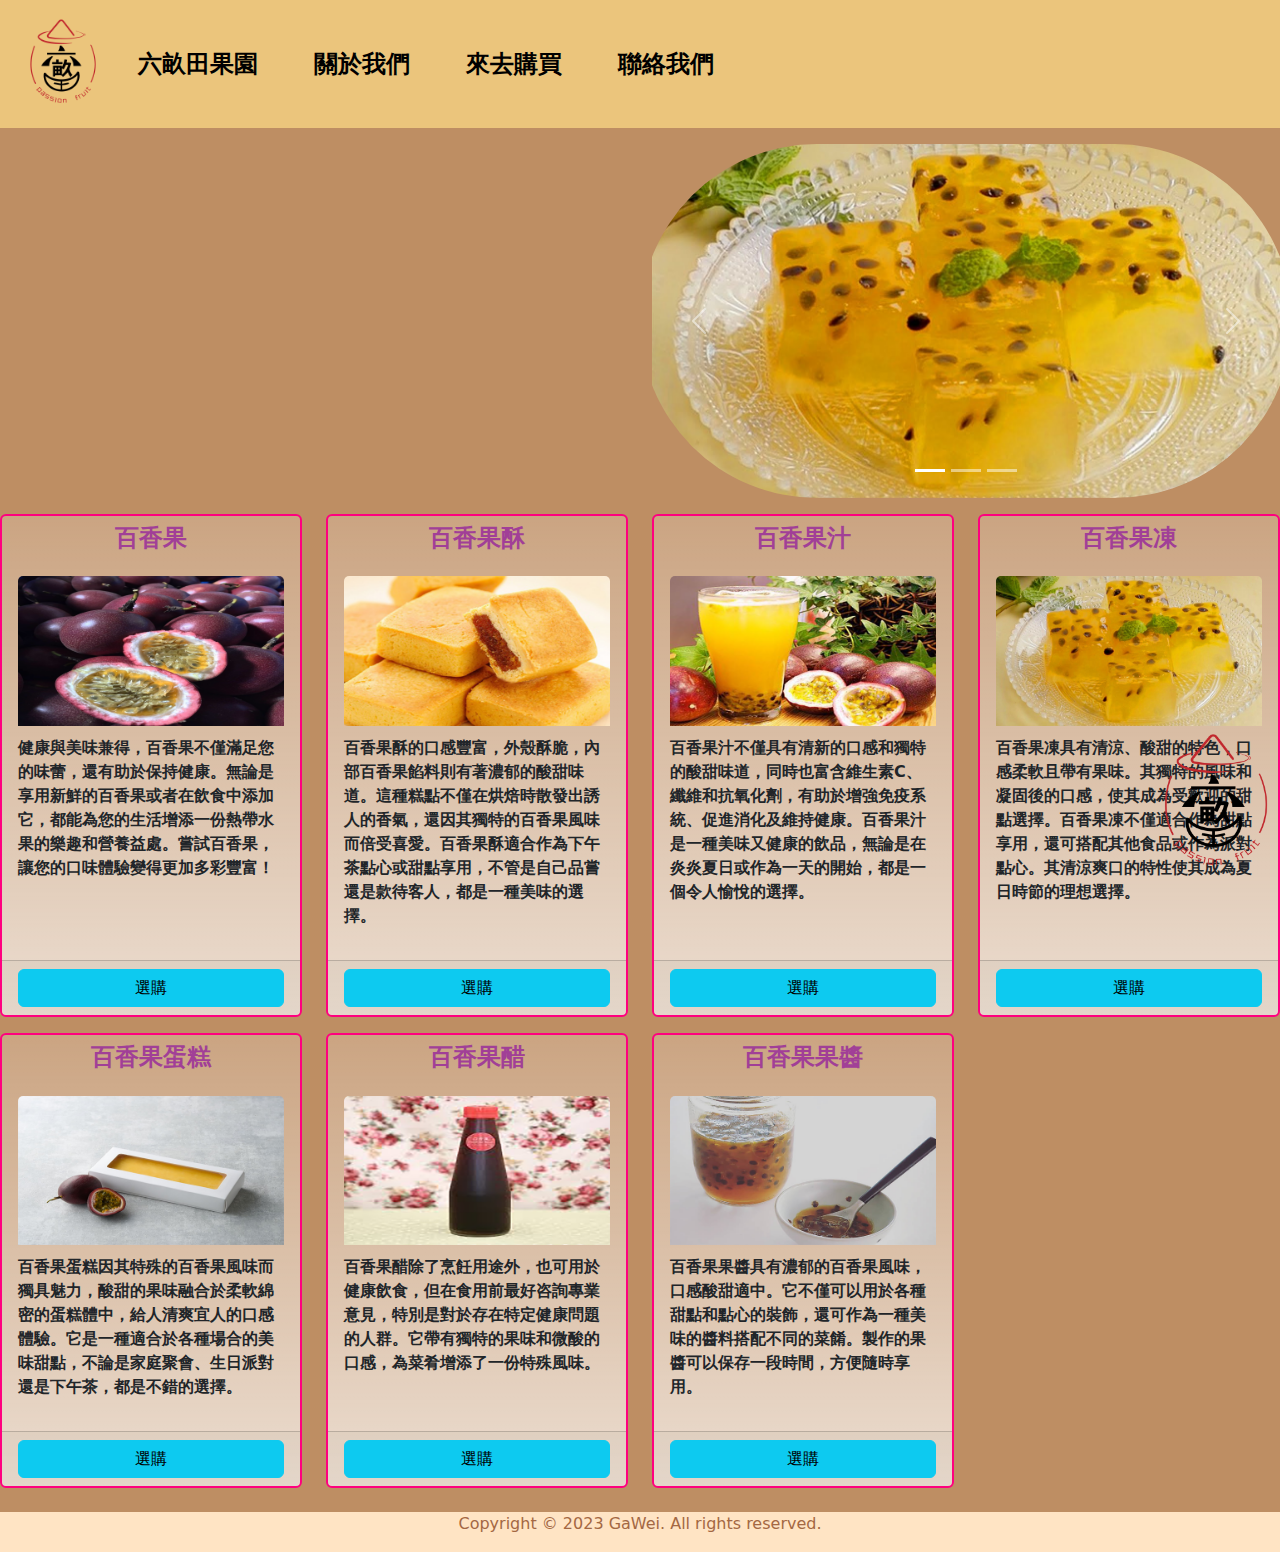
<file: product.html>
<!DOCTYPE html>
<html lang="zh-Hant-TW">

<head>
    <meta charset="UTF-8">
    <meta name="viewport" content="width=device-width, initial-scale=1.0">
    <title>六畝田果園｜產品訂購</title>
    <link rel="stylesheet" href="./styles/myall.css">
    <link rel="stylesheet" href="./styles/style.css">
    <link rel="stylesheet" href="./styles/bootstrap.min.css">
    <link rel="shortcut icon" href="./images/titleimg3.png">
    <style>
        header {
            position: sticky;
            top: 0;
            z-index: 10;
        }

        .navtitle {
            background-color: #ebc57c;
        }
    </style>
</head>

<body style="background-color: var(--mycolor2)">
    <!-- 回上層按鈕 -->
    <div id="backtop" class="toTop-arrow">
        <img class="topbtn" src="./images/logo/logo1.png">
    </div>
    <!-- 選單列 -->
    <header>
        <nav class="navbar navbar-expand-lg navtitle">
            <div class="container-fluid logo">
                <a class="navbar-brand" href="./index.html">
                    <img class="rtopimg" src="./images/logo/logo1.png" alt="六畝田果園">
                    <p class="logotext text-black">六畝田果園</p>
                </a>
                <button class="navbar-toggler" type="button" data-bs-toggle="collapse"
                    data-bs-target="#navbarNavAltMarkup" aria-controls="navbarNavAltMarkup" aria-expanded="false"
                    aria-label="Toggle navigation">
                    <span class="navbar-toggler-icon"></span>
                </button>
                <div class="collapse navbar-collapse" id="navbarNavAltMarkup">
                    <div class="navbar-nav">
                        <a class="nav-link" aria-current="page" href="./index.html">六畝田果園</a>
                        <a class="nav-link" href="./about.html" target="_self">關於我們</a>
                        <a class="nav-link"
                            href="https://docs.google.com/forms/d/1NWblI2OxHromZRNIroQAPuB4x8n7o0hr3y8lmBHATCI/viewform?edit_requested=true"
                            target="_blank">來去購買</a>
                        <a class="nav-link" href="./contactus.html" target="_self">聯絡我們</a>
                    </div>
                </div>
            </div>
        </nav>
    </header>

    <div class="main3">
        <div class="row my-3">
            <div class="col-md-6 attention-area" id="area">
                <div class="toptext p-3">
                    <h3>接收物品注意事項</h3>
                    <ul>
                        <li><span>檢查包裝完整性：</span>檢查包裹外觀是否完好無損，確保沒有明顯的撕裂、破損或液體滲漏。如果發現任何瑕疵或損壞，請盡快通知快遞公司或發送者。</li>
                        <li><span>立即處理：</span>如有可能，儘快處理包裹。如果內容物是水果或易腐品，請盡快拆封並檢查其狀況，以確保新鮮度和品質。</li>
                        <li><span>確認訂單：</span>核對收到的包裹與訂單是否相符，檢查包裹中的水果種類、數量和品質是否符合您的訂單。</li>
                        <li><span>注意賞味期限：</span>檢查水果的賞味期限或保質期，確保在期限內食用或處理。</li>
                    </ul>
                </div>
            </div>
            <!-- 輪播相片 -->
            <div class="col-md-6 rounded-pill overflow-hidden ">
                <div id="carouselExampleIndicators" class="carousel slide" data-bs-ride="carousel">
                    <div class="carousel-indicators">
                        <button type="button" data-bs-target="#carouselExampleIndicators" data-bs-slide-to="0"
                            class="active" aria-current="true" aria-label="Slide 1"></button>
                        <button type="button" data-bs-target="#carouselExampleIndicators" data-bs-slide-to="1"
                            aria-label="Slide 2"></button>
                        <button type="button" data-bs-target="#carouselExampleIndicators" data-bs-slide-to="2"
                            aria-label="Slide 3"></button>
                    </div>
                    <div class="carousel-inner">
                        <div class="carousel-item active" data-bs-interval="2000">
                            <img src="./images/fruit6.jpg" class="d-block w-100 h-50" alt="...">
                        </div>
                        <div class="carousel-item" data-bs-interval="2000">
                            <img src="./images/修過/fruit7.png" class="d-block w-100 h-50" alt="...">
                        </div>
                        <div class="carousel-item" data-bs-interval="2000">
                            <img src="./images/修過/cake.png" class="d-block w-100 h-50" alt="...">
                        </div>
                    </div>
                    <button class="carousel-control-prev" type="button" data-bs-target="#carouselExampleIndicators"
                        data-bs-slide="prev">
                        <span class="carousel-control-prev-icon" aria-hidden="true"></span>
                        <span class="visually-hidden">Previous</span>
                    </button>
                    <button class="carousel-control-next" type="button" data-bs-target="#carouselExampleIndicators"
                        data-bs-slide="next">
                        <span class="carousel-control-next-icon" aria-hidden="true"></span>
                        <span class="visually-hidden">Next</span>
                    </button>
                </div>
            </div>
        </div>
        <!-- 下方販售商品 -->
        <div class="my-2">
            <div class="row">
                <div class="col-md-6 col-lg-3 mb-3">
                    <div class="card h-100">
                        <div class="card-head">
                            <h4>百香果</h4>
                        </div>
                        <div class="card-body">
                            <img class="card-img-top pimg1" src="./images/修過/p1.png" alt="圖片消失!">
                            <p>健康與美味兼得，百香果不僅滿足您的味蕾，還有助於保持健康。無論是享用新鮮的百香果或者在飲食中添加它，都能為您的生活增添一份熱帶水果的樂趣和營養益處。嘗試百香果，讓您的口味體驗變得更加多彩豐富！
                            </p>
                        </div>
                        <div class="card-footer">
                            <a href="./orderlist.html" class="btn btn-info w-100" target="_blank">選購</a>
                        </div>
                    </div>
                </div>
                <div class="col-md-6 col-lg-3 mb-3">
                    <div class="card h-100">
                        <div class="card-head">
                            <h4>百香果酥</h4>
                        </div>
                        <div class="card-body">
                            <img class="card-img-top pimg2" src="./images/修過/cake.png" alt="圖片消失!">
                            <p>百香果酥的口感豐富，外殼酥脆，內部百香果餡料則有著濃郁的酸甜味道。這種糕點不僅在烘焙時散發出誘人的香氣，還因其獨特的百香果風味而倍受喜愛。百香果酥適合作為下午茶點心或甜點享用，不管是自己品嘗還是款待客人，都是一種美味的選擇。
                            </p>
                        </div>
                        <div class="card-footer">
                            <a href="./orderlist.html" class="btn btn-info w-100" target="_blank">選購</a>
                        </div>
                    </div>
                </div>
                <div class="col-md-6 col-lg-3 mb-3">
                    <div class="card h-100">
                        <div class="card-head">
                            <h4>百香果汁</h4>
                        </div>
                        <div class="card-body">
                            <img class="card-img-top pimg3" src="./images/修過/fruit7.png" alt="圖片消失!">
                            <p>百香果汁不僅具有清新的口感和獨特的酸甜味道，同時也富含維生素C、纖維和抗氧化劑，有助於增強免疫系統、促進消化及維持健康。百香果汁是一種美味又健康的飲品，無論是在炎炎夏日或作為一天的開始，都是一個令人愉悅的選擇。
                            </p>
                        </div>
                        <div class="card-footer">
                            <a href="./orderlist.html" class="btn btn-info w-100" target="_blank">選購</a>
                        </div>
                    </div>
                </div>
                <div class="col-md-6 col-lg-3 mb-3">
                    <div class="card h-100">
                        <div class="card-head">
                            <h4>百香果凍</h4>
                        </div>
                        <div class="card-body">
                            <img class="card-img-top pimg4" src="./images/修過/fruit6.jpg" alt="圖片消失!">
                            <p>百香果凍具有清涼、酸甜的特色，口感柔軟且帶有果味。其獨特的風味和凝固後的口感，使其成為受歡迎的甜點選擇。百香果凍不僅適合作為甜點享用，還可搭配其他食品或作為派對點心。其清涼爽口的特性使其成為夏日時節的理想選擇。
                            </p>
                        </div>
                        <div class="card-footer">
                            <a href="./orderlist.html" class="btn btn-info w-100" target="_blank">選購</a>
                        </div>
                    </div>
                </div>
                <div class="col-md-6 col-lg-3 mb-3">
                    <div class="card h-100">
                        <div class="card-head">
                            <h4>百香果蛋糕</h4>
                        </div>
                        <div class="card-body">
                            <img class="card-img-top pimg5" src="./images/修過/cake2.png" alt="圖片消失!">
                            <p>百香果蛋糕因其特殊的百香果風味而獨具魅力，酸甜的果味融合於柔軟綿密的蛋糕體中，給人清爽宜人的口感體驗。它是一種適合於各種場合的美味甜點，不論是家庭聚會、生日派對還是下午茶，都是不錯的選擇。
                            </p>
                        </div>
                        <div class="card-footer">
                            <a href="./orderlist.html" class="btn btn-info w-100" target="_blank">選購</a>
                        </div>
                    </div>
                </div>
                <div class="col-md-6 col-lg-3 mb-3">
                    <div class="card h-100">
                        <div class="card-head">
                            <h4>百香果醋</h4>
                        </div>
                        <div class="card-body">
                            <img class="card-img-top pimg6" src="./images/修過/p2.png" alt="圖片消失!">
                            <p>百香果醋除了烹飪用途外，也可用於健康飲食，但在食用前最好咨詢專業意見，特別是對於存在特定健康問題的人群。它帶有獨特的果味和微酸的口感，為菜肴增添了一份特殊風味。</p>
                        </div>
                        <div class="card-footer">
                            <a href="./orderlist.html" class="btn btn-info w-100" target="_blank">選購</a>
                        </div>
                    </div>
                </div>
                <div class="col-md-6 col-lg-3 mb-3">
                    <div class="card h-100">
                        <div class="card-head">
                            <h4>百香果果醬</h4>
                        </div>
                        <div class="card-body">
                            <img class="card-img-top pimg7" src="./images/修過/p3.png" alt="圖片消失!">
                            <p>百香果果醬具有濃郁的百香果風味，口感酸甜適中。它不僅可以用於各種甜點和點心的裝飾，還可作為一種美味的醬料搭配不同的菜餚。製作的果醬可以保存一段時間，方便隨時享用。</p>
                        </div>
                        <div class="card-footer">
                            <a href="./orderlist.html" class="btn btn-info w-100" target="_blank">選購</a>
                        </div>
                    </div>
                </div>
            </div>
        </div>
        <!-- 頁尾 -->
        <footer class="footer">
            <div>
                <p>Copyright © 2023 GaWei. All rights reserved.</p>
            </div>
        </footer>


        <script src="./js/Jquery.js"></script>
        <script src="./js/bootstrap.bundle.min.js"></script>
        <script src="./js/list.js"></script>
        <script>
            // 回最上層按鈕
            $(function () {
                $("#backtop").click(function () {
                    console.log("ok");
                    $("html,body").animate({ scrollTop: 0 }, 333);
                });
                $(window).scroll(function () {
                    if ($(this).scrollTop() > 300) {
                        $("#backtop").fadeIn(222);
                    } else {
                        $("#backtop").stop().fadeOut(222);
                    }
                });

                $("#area").mouseover(function () {
                    $("#area").css("opacity", "1");
                });
            });

            let header = document.querySelector("header");
            window.addEventListener("scroll", () => {
                if (window.pageYOffset != 0) {
                    header.style = "box-shadow:3px 3px 5px 1px #000"
                } else {
                    header.style = "box-shadow:none"
                }
            });
        </script>
</body>

</html>
</file>
<file: styles/myall.css>
:root{            
    --mycolor1:#d6d2c1;
    --mycolor2:#be8e63;
    --mycolor3:#a46843;
    --mycolor4:#35140d;
    --mycolor5:#135aab;
    --mycolor6:#11af9c;
    --mycolor7:#eae5d9;
    --mycolor8:#cc8b56;
    --mycolor9:#fbc2c3;
    --mycolor10:#f37672;
    --mycolor11:#e62227;
    --mycolor12:#a13f97;
    --mycolor13:#FF007F;
    --mycolor14:#E86094;
}
</file>
<file: styles/style.css>
@charset "UTF-8";
body,
html {
  max-width: 1400px;
  margin: 0 auto;
}
body header nav .logo .navbar-brand img,
html header nav .logo .navbar-brand img {
  width: 8vw;
}
body header nav .logo .navbar-brand .logotext,
html header nav .logo .navbar-brand .logotext {
  display: none;
}
body header nav .logo .collapse .navbar-nav a,
html header nav .logo .collapse .navbar-nav a {
  font-size: 1.5rem;
  font-weight: bolder;
  color: black;
  margin-right: 40px;
  position: relative;
}
body header nav .logo .collapse .navbar-nav a::after,
html header nav .logo .collapse .navbar-nav a::after {
  content: "";
  position: absolute;
  left: 0;
  bottom: -3px;
  width: 0px;
  height: 2px;
  background-color: red;
  transition: width 0.8s ease;
}
body header nav .logo .collapse .navbar-nav a:hover::after,
html header nav .logo .collapse .navbar-nav a:hover::after {
  width: 100%;
}
body .carousel .carousel-inner .carousel-item img,
html .carousel .carousel-inner .carousel-item img {
  height: 100vh;
}
@media screen and (max-width: 768px) {
  body .carousel .carousel-inner .carousel-item img,
  html .carousel .carousel-inner .carousel-item img {
    height: 50vh;
  }
}
body .toTop-arrow img,
html .toTop-arrow img {
  width: 10rem;
  height: 10rem;
  padding: 0;
  margin: 0;
  border: 0;
  cursor: pointer;
  position: fixed;
  right: -1rem;
  bottom: 1rem;
  z-index: 99;
}
body .toTop-arrow.hide,
html .toTop-arrow.hide {
  transform: translateX(120%);
}
body .main1,
html .main1 {
  min-height: 85vw;
  background-color: #689C97;
}
body .main1 .container .row .section1,
html .main1 .container .row .section1 {
  margin-top: 30px;
}
body .main1 .container .row .section1 .content1,
html .main1 .container .row .section1 .content1 {
  min-height: 40vw;
  border-radius: 10%;
  padding-bottom: 10px;
}
body .main1 .container .row .section1 .content1 .contitle,
html .main1 .container .row .section1 .content1 .contitle {
  margin-top: 10px;
  text-shadow: 2px 2px 5px black;
}
body .main1 .container .row .section1 .content1 .contitle h4,
html .main1 .container .row .section1 .content1 .contitle h4 {
  color: rgb(255, 255, 255);
  text-align: center;
  font-weight: bolder;
  font-size: 2rem;
}
body .main1 .container .row .section1 .content1 .row .card,
html .main1 .container .row .section1 .content1 .row .card {
  box-shadow: 5px 5px 5px #000000;
}
body .main1 .container .row .section1 .content1 .row .card .card-header,
html .main1 .container .row .section1 .content1 .row .card .card-header {
  background-color: #D1EDE1;
}
body .main1 .container .row .section1 .content1 .row .card .card-header h5,
html .main1 .container .row .section1 .content1 .row .card .card-header h5 {
  font-weight: bolder;
}
body .main1 .container .row .section1 .content1 .row .card .card-body,
html .main1 .container .row .section1 .content1 .row .card .card-body {
  cursor: pointer;
  box-shadow: 0px 3px 5px #3c3c3c;
}
body .main1 .container .row .section1 .content1 .row .card .card-body .cardimg1,
html .main1 .container .row .section1 .content1 .row .card .card-body .cardimg1 {
  background-image: url(../images/fruit2.jpg);
  background-position: center center;
  background-size: cover;
  height: 100px;
}
body .main1 .container .row .section1 .content1 .row .card .card-body .cardimg2,
html .main1 .container .row .section1 .content1 .row .card .card-body .cardimg2 {
  background-image: url(../images/newsimg4.jpg);
  background-position: center center;
  background-size: cover;
  height: 100px;
}
body .main1 .container .row .section1 .content1 .row .card .card-body .cardimg3,
html .main1 .container .row .section1 .content1 .row .card .card-body .cardimg3 {
  background-image: url(../images/newsimg3.jpg);
  background-position: center center;
  background-size: contain;
  height: 100px;
}
body .main1 .container .row .section1 .content1 .row .card .card-body .cardimg4,
html .main1 .container .row .section1 .content1 .row .card .card-body .cardimg4 {
  background-image: url(../images/newsimg.jpg);
  background-position: center center;
  background-size: cover;
  height: 100px;
}
body .main1 .container .row .section1 .content1 .row .card .card-footer h3,
html .main1 .container .row .section1 .content1 .row .card .card-footer h3 {
  text-align: center;
  font-weight: 900;
}
body .main1 .container .row .section1 .content1 .row .card .card-footer p,
html .main1 .container .row .section1 .content1 .row .card .card-footer p {
  text-align: center;
  font-weight: 900;
  font-size: 24px;
}
body .main1 .container .row .section1 .content1 .row .card .card-footer span,
html .main1 .container .row .section1 .content1 .row .card .card-footer span {
  font-size: 18px;
}
body .main1 .container .row .section1 .content2,
html .main1 .container .row .section1 .content2 {
  min-height: 40vw;
  background: linear-gradient(135deg, rgba(207, 116, 11, 0.2), rgba(221, 165, 10, 0.7));
  border-radius: 10%;
  padding-bottom: 10px;
}
body .main1 .container .row .section1 .content2 .contitle,
html .main1 .container .row .section1 .content2 .contitle {
  margin-top: 10px;
}
body .main1 .container .row .section1 .content2 .contitle h4,
html .main1 .container .row .section1 .content2 .contitle h4 {
  color: black;
  text-align: center;
  font-weight: bolder;
  font-size: 2rem;
}
body .main1 .container .row .section1 .content2 .col-10,
html .main1 .container .row .section1 .content2 .col-10 {
  min-height: 300;
  margin: 20px auto;
  display: flex;
  flex-direction: column;
  justify-content: start;
}
body .main1 .container .row .section1 .content2 .col-10 .conright1,
html .main1 .container .row .section1 .content2 .col-10 .conright1 {
  min-height: 15vw;
  border-radius: 10%;
  display: flex;
  justify-content: space-around;
}
body .main1 .container .row .section1 .content2 .col-10 .conright1 .context1,
html .main1 .container .row .section1 .content2 .col-10 .conright1 .context1 {
  max-width: 50%;
  display: flex;
  align-items: center;
}
body .main1 .container .row .section1 .content2 .col-10 .conright1 .context1 p,
html .main1 .container .row .section1 .content2 .col-10 .conright1 .context1 p {
  padding: 10px;
  font-weight: bolder;
  font-size: 1.5rem;
  color: var(--mycolor4);
}
body .main1 .container .row .section1 .content2 .col-10 .conright1 .pimg,
html .main1 .container .row .section1 .content2 .col-10 .conright1 .pimg {
  border-radius: 10%;
  min-height: 300px;
  width: 400px;
  min-width: 80px;
  overflow: hidden;
  display: flex;
  justify-content: center;
  align-items: center;
}
body .main1 .container .row .section1 .content2 .col-10 .conright1 .pimg img,
html .main1 .container .row .section1 .content2 .col-10 .conright1 .pimg img {
  min-height: 300px;
  width: 400px;
  min-width: 80px;
  transition: all 0.8;
  border: 5px solid white;
  border-radius: 10%;
}
body .main1 .container .row .section1 .content2 .col-10 .conright1 .pimg img:hover,
html .main1 .container .row .section1 .content2 .col-10 .conright1 .pimg img:hover {
  transform: scale(1.2);
}
body .main1 .container .row .section1 .content2 .col-10 .conright2,
html .main1 .container .row .section1 .content2 .col-10 .conright2 {
  min-height: 15vw;
  border-radius: 10%;
  display: flex;
  flex-direction: row-reverse;
  justify-content: space-around;
}
body .main1 .container .row .section1 .content2 .col-10 .conright2 .context2,
html .main1 .container .row .section1 .content2 .col-10 .conright2 .context2 {
  max-width: 50%;
  display: flex;
  align-items: center;
}
body .main1 .container .row .section1 .content2 .col-10 .conright2 .context2 p,
html .main1 .container .row .section1 .content2 .col-10 .conright2 .context2 p {
  padding: 10px;
  font-weight: bolder;
  font-size: 1.2rem;
  color: var(--mycolor9);
}
body .main1 .container .row .section1 .content2 .col-10 .conright2 .pimg,
html .main1 .container .row .section1 .content2 .col-10 .conright2 .pimg {
  border-radius: 10%;
  min-height: 300px;
  width: 400px;
  min-width: 80px;
  overflow: hidden;
  display: flex;
  justify-content: center;
  align-items: center;
}
body .main1 .container .row .section1 .content2 .col-10 .conright2 .pimg img,
html .main1 .container .row .section1 .content2 .col-10 .conright2 .pimg img {
  min-height: 300px;
  width: 400px;
  min-width: 80px;
  transition: all 0.8;
  border: 5px solid white;
  border-radius: 10%;
}
body .main1 .container .row .section1 .content2 .col-10 .conright2 .pimg img:hover,
html .main1 .container .row .section1 .content2 .col-10 .conright2 .pimg img:hover {
  transform: scale(1.2);
}
body .main1 .container .bottompar .section2,
html .main1 .container .bottompar .section2 {
  min-height: 40vw;
}
body .main1 .container .bottompar .section2 .videotitle,
html .main1 .container .bottompar .section2 .videotitle {
  text-align: center;
  font-weight: 700;
  color: white;
  font-size: 1.8rem;
}
body .main1 .container .bottompar .section2 .medalimg,
html .main1 .container .bottompar .section2 .medalimg {
  border-radius: 10%;
  min-height: 300px;
  max-width: 400px;
  min-width: 80px;
  overflow: hidden;
  display: flex;
  justify-content: center;
  align-items: center;
}
body .main1 .container .bottompar .section2 .medalimg img,
html .main1 .container .bottompar .section2 .medalimg img {
  min-height: 300px;
  width: 400px;
  min-width: 80px;
  transition: all 0.8;
  border: 5px solid white;
  border-radius: 10%;
}
body .main1 .container .bottompar .section2 .par2leftbottom,
html .main1 .container .bottompar .section2 .par2leftbottom {
  background: linear-gradient(180deg, rgba(30, 212, 173, 0.2), rgba(206, 194, 194, 0.7)), url(../images/bottombg.jpg);
  background-position: center center;
  background-size: cover;
  min-height: 20vw;
  display: flex;
  flex-direction: column;
  justify-content: space-between;
  border-radius: 10px 10px 0 0;
}
body .main1 .container .bottompar .section2 .par2leftbottom .title,
html .main1 .container .bottompar .section2 .par2leftbottom .title {
  text-align: center;
  color: var(--mycolor9);
  font-weight: bold;
  font-size: 2rem;
}
body .main1 .container .bottompar .section2 .par2leftbottom .icon,
html .main1 .container .bottompar .section2 .par2leftbottom .icon {
  display: flex;
  flex-direction: row;
  flex-wrap: wrap;
  justify-content: space-around;
  align-items: end;
  margin-bottom: 10px;
}
body .main1 .container .bottompar .section2 .par2leftbottom .icon img,
html .main1 .container .bottompar .section2 .par2leftbottom .icon img {
  width: 4vw;
  cursor: pointer;
}
body .main1 .container .bottompar .section2 .par2leftbottom .icon img:hover,
html .main1 .container .bottompar .section2 .par2leftbottom .icon img:hover {
  transform: scale(1.2);
}
body .main1 .container .bottompar .bottomtextr .col-12,
html .main1 .container .bottompar .bottomtextr .col-12 {
  min-height: 9vw;
  background: linear-gradient(to bottom, rgba(206, 209, 40, 0.3), rgba(226, 11, 11, 0.7));
  border-radius: 20px;
  display: flex;
  flex-direction: column;
  justify-content: center;
}
body .main1 .container .bottompar .bottomtextr .col-12 p,
html .main1 .container .bottompar .bottomtextr .col-12 p {
  color: white;
  font-size: 1.5rem;
  font-weight: 600;
  padding: 0 20px;
}
body .main2,
html .main2 {
  background-image: url(../images/aubg3.png);
  min-height: 100vw;
  background-position: center center;
  background-size: cover;
}
body .main2 .container .row .section1,
html .main2 .container .row .section1 {
  display: flex;
  flex-direction: row;
}
body .main2 .container .row .section1 .box,
html .main2 .container .row .section1 .box {
  min-height: 100vw;
}
body .main2 .container .row .section1 .box .title h2,
html .main2 .container .row .section1 .box .title h2 {
  text-align: center;
  color: var(--mycolor12);
  font-size: 3rem;
  font-weight: bold;
  text-shadow: 0.75rem 0.75rem 0.5rem #d4d11c;
}
body .main2 .container .row .section1 .box .title2 h2,
html .main2 .container .row .section1 .box .title2 h2 {
  text-align: center;
  color: var(--mycolor12);
  font-size: 3rem;
  font-weight: bold;
  text-shadow: 0.75rem 0.75rem 0.5rem #d4d11c;
}
body .main2 .container .row .section1 .box .part1 .left,
html .main2 .container .row .section1 .box .part1 .left {
  min-height: 19.5vw;
  margin-top: 30px;
}
body .main2 .container .row .section1 .box .part1 .left .leftbox,
html .main2 .container .row .section1 .box .part1 .left .leftbox {
  min-height: 19.5vw;
  display: flex;
  flex-direction: row;
  align-items: center;
}
body .main2 .container .row .section1 .box .part1 .left .leftbox .tiltetext,
html .main2 .container .row .section1 .box .part1 .left .leftbox .tiltetext {
  color: red;
  font-size: 1.5rem;
  font-weight: bolder;
}
body .main2 .container .row .section1 .box .part1 .left .leftbox .imgout,
html .main2 .container .row .section1 .box .part1 .left .leftbox .imgout {
  min-height: 300px;
  min-width: 300px;
  margin: 0 30px;
  overflow: hidden;
}
body .main2 .container .row .section1 .box .part1 .left .leftbox .imgout img,
html .main2 .container .row .section1 .box .part1 .left .leftbox .imgout img {
  height: 300px;
  width: 300px;
}
body .main2 .container .row .section1 .box .part1 .left .leftbox .imgout img:hover,
html .main2 .container .row .section1 .box .part1 .left .leftbox .imgout img:hover {
  transform: scale(1.2);
  transition: 1s;
}
body .main2 .container .row .section1 .box .part1 .left .leftbox .leftconent,
html .main2 .container .row .section1 .box .part1 .left .leftbox .leftconent {
  padding: 2rem;
  line-height: 2rem;
  font-size: 1.5rem;
  font-weight: bolder;
  background: linear-gradient(150deg, rgba(255, 255, 255, 0.3), rgba(180, 178, 37, 0.842));
  margin-right: 10px;
}
body .main2 .container .row .section1 .box .row .part2 .timeline,
html .main2 .container .row .section1 .box .row .part2 .timeline {
  position: relative;
}
body .main2 .container .row .section1 .box .row .part2 .timeline::before,
html .main2 .container .row .section1 .box .row .part2 .timeline::before {
  position: absolute;
  top: 0;
  bottom: 0;
  content: "";
  width: 5px;
  background: linear-gradient(to bottom, rgb(64, 216, 18), rgb(12, 88, 28));
  left: 50%;
  transform: translateX(-50%);
}
body .main2 .container .row .section1 .box .row .part2 .timeline .timetext1,
html .main2 .container .row .section1 .box .row .part2 .timeline .timetext1 {
  position: relative;
  display: flex;
  align-items: center;
}
body .main2 .container .row .section1 .box .row .part2 .timeline .timetext1::after,
html .main2 .container .row .section1 .box .row .part2 .timeline .timetext1::after {
  position: absolute;
  content: "發芽期";
  top: -3%;
  left: 50%;
  transform: translateX(-50%);
  font-weight: bolder;
  background-color: #3c3c3c;
  color: wheat;
  padding-right: 3px;
  padding-left: 3px;
  border-radius: 5px;
}
body .main2 .container .row .section1 .box .row .part2 .timeline .timetext2,
html .main2 .container .row .section1 .box .row .part2 .timeline .timetext2 {
  position: relative;
  display: flex;
  align-items: center;
}
body .main2 .container .row .section1 .box .row .part2 .timeline .timetext2::after,
html .main2 .container .row .section1 .box .row .part2 .timeline .timetext2::after {
  position: absolute;
  content: "開花期";
  top: -5%;
  left: 50%;
  transform: translateX(-50%);
  font-weight: bolder;
  background-color: #3c3c3c;
  color: wheat;
  padding-right: 3px;
  padding-left: 3px;
  border-radius: 5px;
}
body .main2 .container .row .section1 .box .row .part2 .timeline .timetext3,
html .main2 .container .row .section1 .box .row .part2 .timeline .timetext3 {
  position: relative;
  display: flex;
  align-items: center;
}
body .main2 .container .row .section1 .box .row .part2 .timeline .timetext3::after,
html .main2 .container .row .section1 .box .row .part2 .timeline .timetext3::after {
  position: absolute;
  content: "結果期";
  top: -5%;
  left: 50%;
  transform: translateX(-50%);
  font-weight: bolder;
  background-color: #3c3c3c;
  color: wheat;
  padding-right: 3px;
  padding-left: 3px;
  border-radius: 5px;
}
body .main2 .container .row .section1 .box .row .part2 .timeline .timetext4,
html .main2 .container .row .section1 .box .row .part2 .timeline .timetext4 {
  position: relative;
  display: flex;
  align-items: center;
}
body .main2 .container .row .section1 .box .row .part2 .timeline .timetext4::after,
html .main2 .container .row .section1 .box .row .part2 .timeline .timetext4::after {
  position: absolute;
  content: "成熟期";
  top: -15%;
  left: 50%;
  transform: translateX(-50%);
  font-weight: bolder;
  background-color: #3c3c3c;
  color: wheat;
  padding-right: 3px;
  padding-left: 3px;
  border-radius: 5px;
}
body .main2 .container .row .section1 .box .row .part2 .timeline .col-12,
html .main2 .container .row .section1 .box .row .part2 .timeline .col-12 {
  align-items: center;
  font-size: 1.25rem;
}
body .main2 .container .row .section1 .box .row .part2 .timeline .col-12 .img1,
html .main2 .container .row .section1 .box .row .part2 .timeline .col-12 .img1 {
  min-height: 15vw;
  min-width: 2vw;
  background-image: url(../images/aboutright1.jpg);
  background-position: center center;
  background-size: cover;
}
body .main2 .container .row .section1 .box .row .part2 .timeline .col-12 .text1,
html .main2 .container .row .section1 .box .row .part2 .timeline .col-12 .text1 {
  background: linear-gradient(to bottom, rgba(0, 0, 0, 0.3), rgba(0, 0, 0, 0.7));
  border-radius: 0 10% 10% 0;
  color: white;
  padding: 20px 20px;
  font-weight: 500;
}
body .main2 .container .row .section1 .box .row .part2 .timeline .col-12 .img2,
html .main2 .container .row .section1 .box .row .part2 .timeline .col-12 .img2 {
  min-height: 10vw;
  min-width: 2vw;
  background-image: url(../images/aboutright2.jpg);
  background-position: center center;
  background-size: cover;
  border-radius: 10%;
}
body .main2 .container .row .section1 .box .row .part2 .timeline .col-12 .text2,
html .main2 .container .row .section1 .box .row .part2 .timeline .col-12 .text2 {
  color: white;
  padding: 20px 20px;
  font-weight: 500;
  background: linear-gradient(to bottom, rgba(0, 0, 0, 0.3), rgba(0, 0, 0, 0.7));
  border-radius: 10% 0 0 10%;
  min-height: 10vw;
}
body .main2 .container .row .section1 .box .row .part2 .timeline .col-12 .img3,
html .main2 .container .row .section1 .box .row .part2 .timeline .col-12 .img3 {
  min-height: 10vw;
  min-width: 2vw;
  background-image: url(../images/aboutright3.jpg);
  background-position: center center;
  background-size: cover;
  border-radius: 50%;
}
body .main2 .container .row .section1 .box .row .part2 .timeline .col-12 .text3,
html .main2 .container .row .section1 .box .row .part2 .timeline .col-12 .text3 {
  background: linear-gradient(to bottom, rgba(0, 0, 0, 0.3), rgba(0, 0, 0, 0.7));
  border-radius: 0 10% 10% 0;
  color: white;
  padding: 20px 20px;
  font-weight: 500;
}
body .main2 .container .row .section1 .box .row .part2 .timeline .col-12 .img4,
html .main2 .container .row .section1 .box .row .part2 .timeline .col-12 .img4 {
  min-height: 13vw;
  min-width: 2vw;
  background-image: url(../images/newsimg3.jpg);
  background-position: bottom center;
  background-size: cover;
}
body .main2 .container .row .section1 .box .row .part2 .timeline .col-12 .text4,
html .main2 .container .row .section1 .box .row .part2 .timeline .col-12 .text4 {
  color: white;
  padding: 20px 20px;
  font-weight: 500;
  background: linear-gradient(to bottom, rgba(0, 0, 0, 0.3), rgba(0, 0, 0, 0.7));
  border-radius: 10% 0 0 10%;
  min-height: 10vw;
}
body .main3 .my-3,
html .main3 .my-3 {
  align-items: center;
}
body .main3 .my-3 .attention-area,
html .main3 .my-3 .attention-area {
  opacity: 0;
  transition: 2s;
}
body .main3 .my-3 .attention-area .toptext,
html .main3 .my-3 .attention-area .toptext {
  background: rgba(0, 0, 0, 0.2);
  border-radius: 20%;
}
body .main3 .my-3 .attention-area .toptext h3,
html .main3 .my-3 .attention-area .toptext h3 {
  text-align: center;
  font-weight: bolder;
}
body .main3 .my-3 .attention-area .toptext ul li,
html .main3 .my-3 .attention-area .toptext ul li {
  line-height: 2rem;
  font-size: 1rem;
  font-weight: 800;
  list-style: lower-roman;
}
body .main3 .my-3 .attention-area .toptext ul li span,
html .main3 .my-3 .attention-area .toptext ul li span {
  color: var(--mycolor14);
}
body .main3 .my-2 .row .mb-3 .card,
html .main3 .my-2 .row .mb-3 .card {
  border: 2px solid var(--mycolor13);
  background: linear-gradient(180deg, rgba(255, 255, 255, 0.2), rgba(255, 255, 255, 0.7));
}
body .main3 .my-2 .row .mb-3 .card .card-head,
html .main3 .my-2 .row .mb-3 .card .card-head {
  text-align: center;
  padding-top: 0.5rem;
}
body .main3 .my-2 .row .mb-3 .card .card-head h4,
html .main3 .my-2 .row .mb-3 .card .card-head h4 {
  color: var(--mycolor12);
  font-weight: bolder;
}
body .main3 .my-2 .row .mb-3 .card .card-body p,
html .main3 .my-2 .row .mb-3 .card .card-body p {
  margin-top: 10px;
  font-weight: 900;
}
body .main3 .my-2 .row .mb-3 .card .card-body .pimg1:hover,
html .main3 .my-2 .row .mb-3 .card .card-body .pimg1:hover {
  content: url("../images/修過/p4.png");
}
body .main3 .my-2 .row .mb-3 .card .card-body .pimg2:hover,
html .main3 .my-2 .row .mb-3 .card .card-body .pimg2:hover {
  content: url("../images/修過/p5.png");
}
body .main3 .my-2 .row .mb-3 .card .card-body .pimg3:hover,
html .main3 .my-2 .row .mb-3 .card .card-body .pimg3:hover {
  content: url("../images/修過/p6.png");
}
body .main3 .my-2 .row .mb-3 .card .card-body .pimg4:hover,
html .main3 .my-2 .row .mb-3 .card .card-body .pimg4:hover {
  content: url("../images/修過/p7.png");
}
body .main3 .my-2 .row .mb-3 .card .card-body .pimg5:hover,
html .main3 .my-2 .row .mb-3 .card .card-body .pimg5:hover {
  content: url("../images/修過/p8.png");
}
body .main3 .my-2 .row .mb-3 .card .card-body .pimg6:hover,
html .main3 .my-2 .row .mb-3 .card .card-body .pimg6:hover {
  content: url("../images/修過/p9.png");
}
body .main3 .my-2 .row .mb-3 .card .card-body .pimg7:hover,
html .main3 .my-2 .row .mb-3 .card .card-body .pimg7:hover {
  content: url("../images/修過/p10.png");
}
body .main3 .my-2 .row .mb-3 .card .card-footer,
html .main3 .my-2 .row .mb-3 .card .card-footer {
  text-align: center;
}
body .main3 .my-2 .row .mb-3 .card:hover,
html .main3 .my-2 .row .mb-3 .card:hover {
  box-shadow: 5px 5px 5px black;
  transform: skew(-2deg);
  transition: 0.3s;
}
body .main4,
html .main4 {
  background: linear-gradient(160deg, var(--mycolor1), var(--mycolor12));
  min-height: 70vw;
}
body .main4 .container .sectionI .top-l .col-12 .mt-3 .span1,
html .main4 .container .sectionI .top-l .col-12 .mt-3 .span1 {
  font-weight: bolder;
  font-size: 1.7rem;
  font-family: 標楷體;
}
body .main4 .container .sectionI .top-l .col-12 .mt-3 .span2,
html .main4 .container .sectionI .top-l .col-12 .mt-3 .span2 {
  font-size: 1.4rem;
  font-family: 標楷體;
}
body .main4 .container .sectionI .top-l .col-12 .mt-3 img,
html .main4 .container .sectionI .top-l .col-12 .mt-3 img {
  max-width: 60px;
}
body .main4 .container .sectionII .mid-r,
html .main4 .container .sectionII .mid-r {
  display: flex;
  align-items: center;
}
body .main4 .container .sectionII .mid-r .imababy1,
body .main4 .container .sectionII .mid-r .imababy2,
body .main4 .container .sectionII .mid-r .imababy3,
body .main4 .container .sectionII .mid-r .imababy4,
html .main4 .container .sectionII .mid-r .imababy1,
html .main4 .container .sectionII .mid-r .imababy2,
html .main4 .container .sectionII .mid-r .imababy3,
html .main4 .container .sectionII .mid-r .imababy4 {
  width: 10vw;
  height: 10vw;
}
body .main4 .container .sectionII .mid-r .imababy1,
html .main4 .container .sectionII .mid-r .imababy1 {
  transform: rotate(45deg);
  animation: open 6s linear infinite;
}
body .main4 .container .sectionII .mid-r .imababy2,
html .main4 .container .sectionII .mid-r .imababy2 {
  transform: rotate(330deg);
  animation: open 3s linear infinite;
}
body .main4 .container .sectionII .mid-r .imababy3,
html .main4 .container .sectionII .mid-r .imababy3 {
  transform: rotate(330deg);
  animation: open 2s linear infinite;
}
body .main4 .container .sectionII .mid-r .imababy4,
html .main4 .container .sectionII .mid-r .imababy4 {
  transform: rotate(45deg);
  animation: open 7s alternate infinite;
}
@keyframes open {
  0% {
    opacity: 0;
    transform: translateX(0);
    transform: translateY(-10%);
  }
  25% {
    opacity: 0.4;
    transform: translateX(10%);
    transform: translateY(-20%);
  }
  50% {
    opacity: 0.6;
    transform: translateX(20%);
    transform: translateY(-25%);
  }
  75% {
    opacity: 0.8;
    transform: translateX(-10%);
  }
  100% {
    opacity: 1;
    transform: translateX(20%);
  }
}
body .main4 .container .sectionIII,
html .main4 .container .sectionIII {
  margin-top: 10%;
  overflow: hidden;
}
body .main4 .container .sectionIII .cards,
html .main4 .container .sectionIII .cards {
  display: flex;
  flex-wrap: nowrap;
  animation: marquee 20s linear infinite;
}
body .main4 .container .sectionIII .cards:hover,
html .main4 .container .sectionIII .cards:hover {
  animation-play-state: paused;
}
body .main4 .container .sectionIII .cards .cartcontent .card .card-head,
html .main4 .container .sectionIII .cards .cartcontent .card .card-head {
  display: flex;
  flex-direction: row;
  justify-content: center;
}
body .main4 .container .sectionIII .cards .cartcontent .card .card-head h4,
html .main4 .container .sectionIII .cards .cartcontent .card .card-head h4 {
  margin-top: 15px;
}
@keyframes marquee {
  0% {
    transform: translateX(0);
  }
  100% {
    transform: translateX(-100%);
  }
}
body .main5,
html .main5 {
  background: linear-gradient(330deg, var(--mycolor8), var(--mycolor12));
  padding-bottom: 3%;
}
body .main5 .banner,
html .main5 .banner {
  height: 20vh;
  background-image: url(../images/修過/banner.png);
  background-position: center center;
  background-size: cover;
}
body .main5 .container .title h3 .texten,
html .main5 .container .title h3 .texten {
  color: rgb(105, 101, 101);
  text-shadow: 2px 2px 2px white;
}
body .main5 .container .row .col-md-8 .iframes,
html .main5 .container .row .col-md-8 .iframes {
  height: 25vw;
  display: flex;
  justify-content: center;
}
body .main5 .container .row .col-md-8 .iframes-imges,
html .main5 .container .row .col-md-8 .iframes-imges {
  height: 20vw;
  margin-top: 10px;
  display: flex;
  justify-content: space-around;
  align-items: center;
}
body .main5 .container .row .col-md-8 .iframes-imges a,
html .main5 .container .row .col-md-8 .iframes-imges a {
  display: flex;
  justify-content: space-around;
  align-items: center;
}
body .main5 .container .row .col-md-8 .iframes-imges a img,
html .main5 .container .row .col-md-8 .iframes-imges a img {
  height: 80%;
  width: 80%;
  border-radius: 20%;
}
body .main5 .container .row .col-md-8 .iframes-imges a img:hover,
html .main5 .container .row .col-md-8 .iframes-imges a img:hover {
  border: 5px solid white;
}
body .main5 .container .row .col-md-8 .iframes-imges a:hover,
html .main5 .container .row .col-md-8 .iframes-imges a:hover {
  opacity: 0.7;
}
body .main5 .container .row .col-md-4 .mytext h3,
html .main5 .container .row .col-md-4 .mytext h3 {
  border-bottom: 3px solid red;
}
body .footer,
html .footer {
  min-height: 3vw;
  background-color: bisque;
  display: flex;
  flex-direction: row;
  align-items: center;
  justify-content: center;
}
body .footer p,
html .footer p {
  color: var(--mycolor3);
  font-size: 1rem;
}

@keyframes salemon {
  0% {
    background-color: yellow;
  }
  100% {
    background-color: black;
  }
}
@media screen and (max-width: 992px) {
  body .toTop-arrow img {
    width: 5rem;
    height: 5rem;
    margin-right: 15px;
    opacity: 0.7;
  }
  body header nav .logo .navbar-brand {
    display: flex;
    align-items: center;
  }
  body header nav .logo .navbar-brand img {
    width: 20vw;
  }
  body header nav .logo .navbar-brand .logotext {
    display: block;
    color: var(--mycolor7);
    font-size: 2rem;
    font-weight: bolder;
    margin-top: 10px;
  }
  body .main2 .section1 {
    display: flex;
    flex-direction: row;
    flex-wrap: wrap;
  }
  body .main2 .section1 .rightbox .row .part2 .timeline .sbox .simg {
    height: 30vw;
    width: 30vw;
    border-radius: 0%;
  }
}
@media screen and (max-width: 768px) {
  main .container .bottompar {
    display: flex;
    flex-direction: column-reverse;
  }
  main .container .bottompar .section2 {
    display: flex;
    flex-direction: column;
    justify-content: end;
  }
  main .container .bottompar .section2 .par2leftbottom .icon img {
    min-width: 10vw;
  }
  main .container .bottompar .bottomtextr .col-12 {
    margin-top: 30px;
  }
  .main2 .section1 .leftbox1 .part1 .left .leftbox {
    display: flex;
    flex-direction: column;
    flex-wrap: wrap;
  }
  .main2 .section1 .rightbox {
    background-color: transparent;
  }
  .main2 .section1 .rightbox .row .part2 .timeline {
    background-color: transparent;
  }
  .main2 .section1 .rightbox .row .part2 .timeline .sbox {
    background-color: transparent;
  }
  .main2 .section1 .rightbox .row .part2 .timeline .sbox .simg {
    display: none;
  }
  .main2 .section1 .rightbox .row .part2 .timeline::before {
    display: none;
  }
  .main5 .container .row .col-md-8 .iframes {
    height: 80vw !important;
    width: 100vw;
  }
  .main4 .container .sectionI .top-r .center {
    margin: 0 auto;
  }
  .main4 .container .sectionII .mid-r {
    display: none !important;
  }
}/*# sourceMappingURL=style.css.map */
</file>
